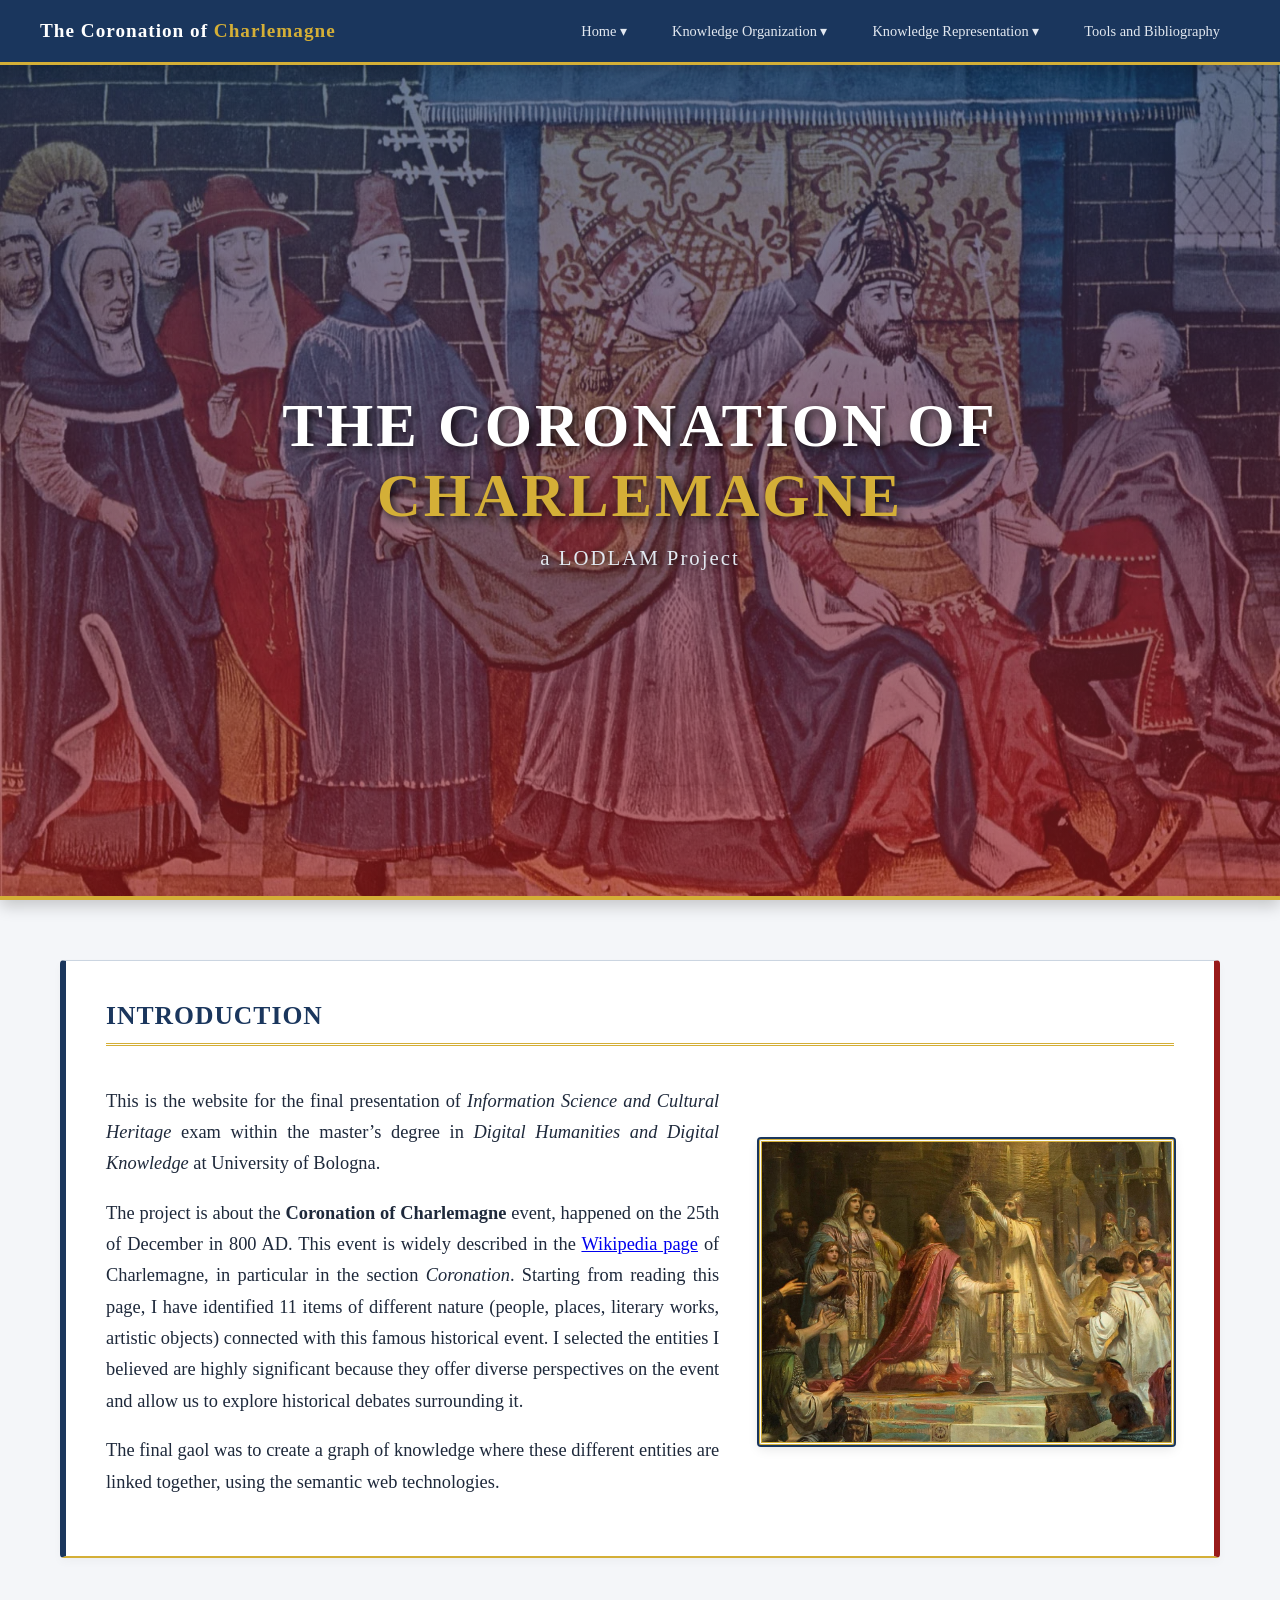
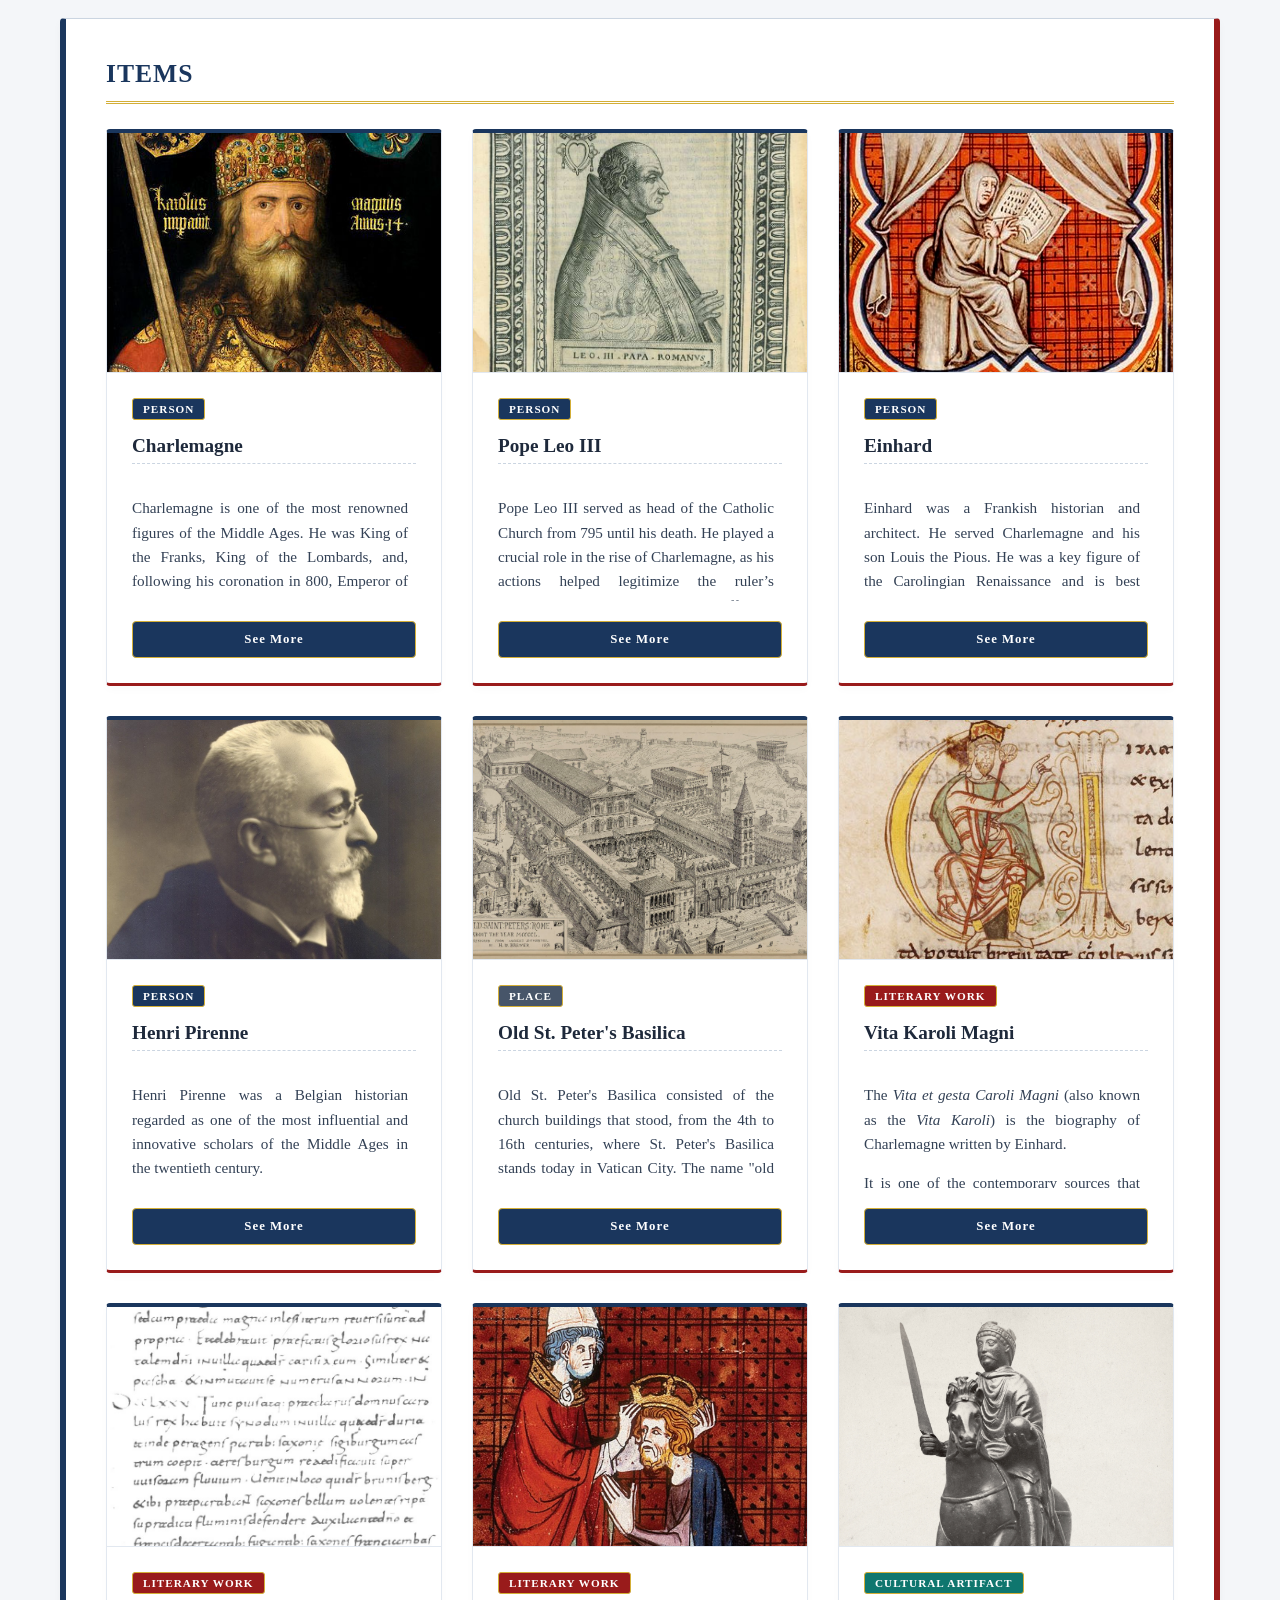
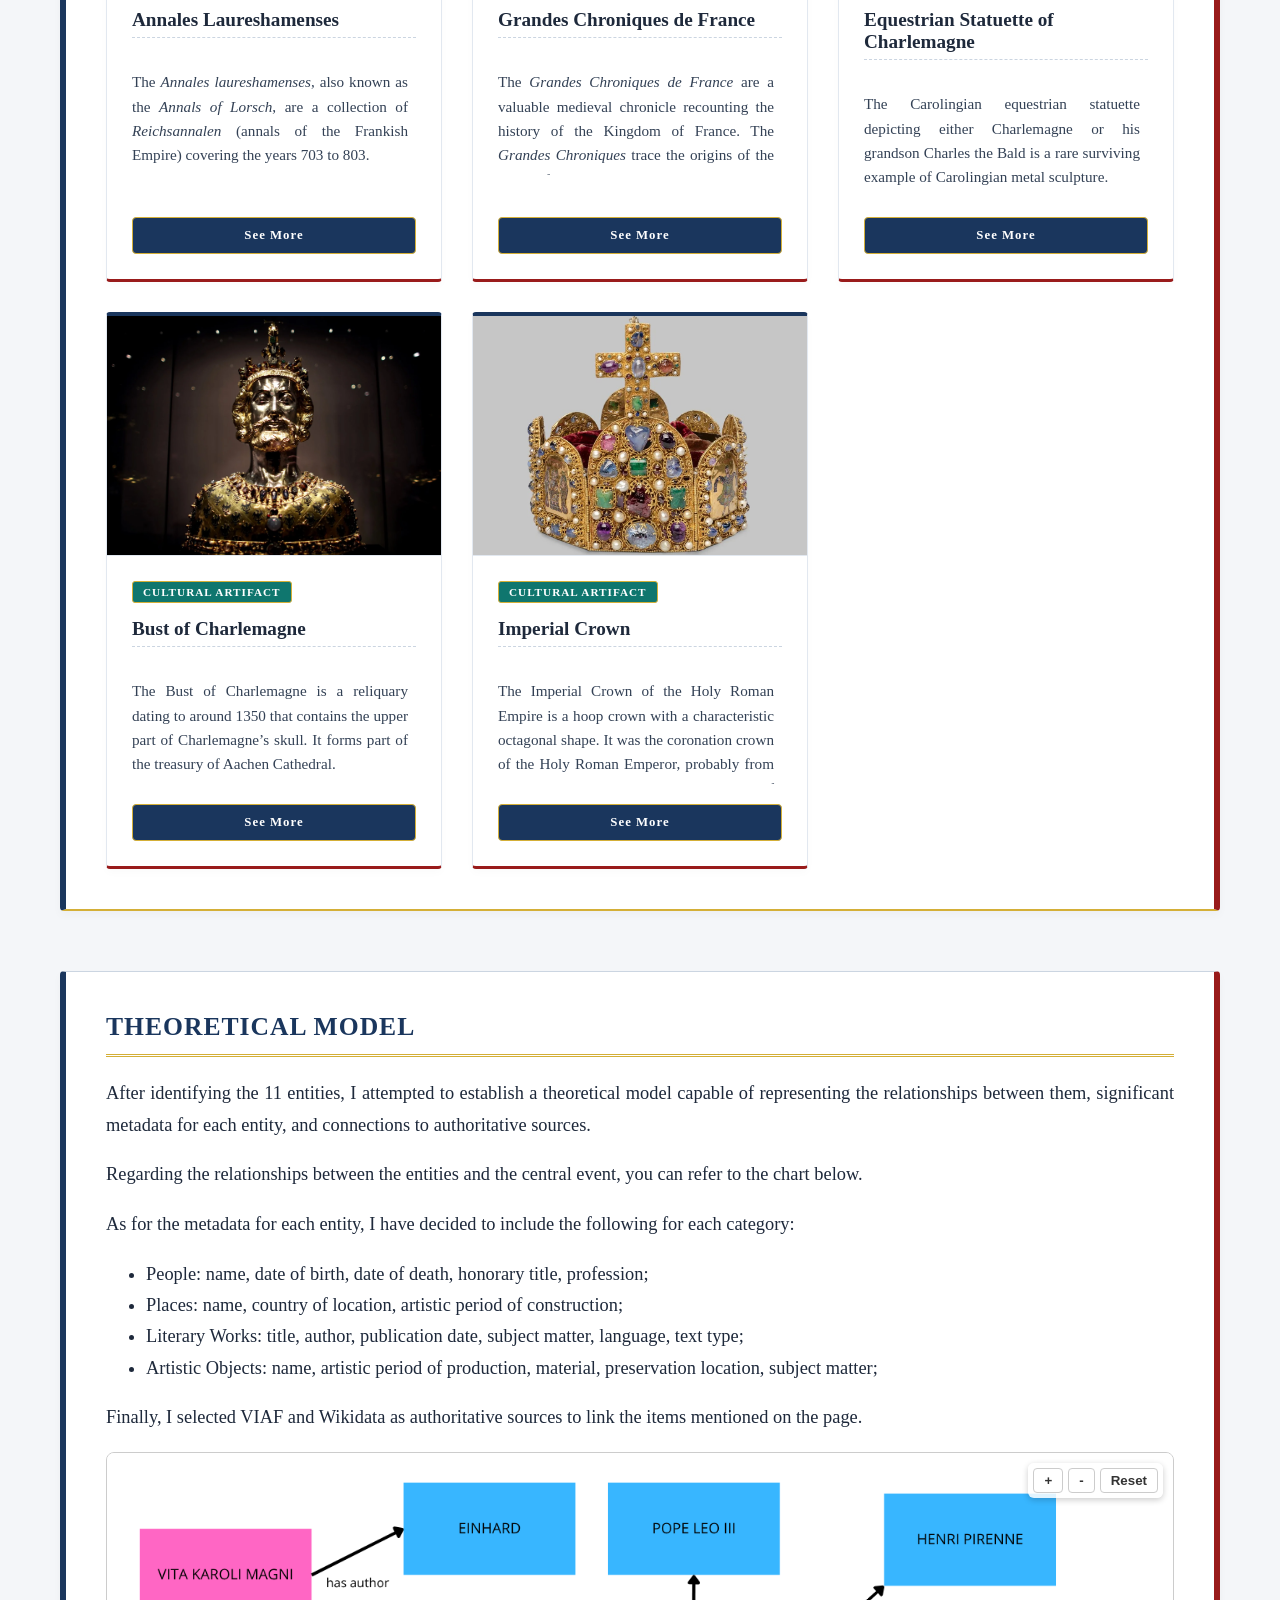
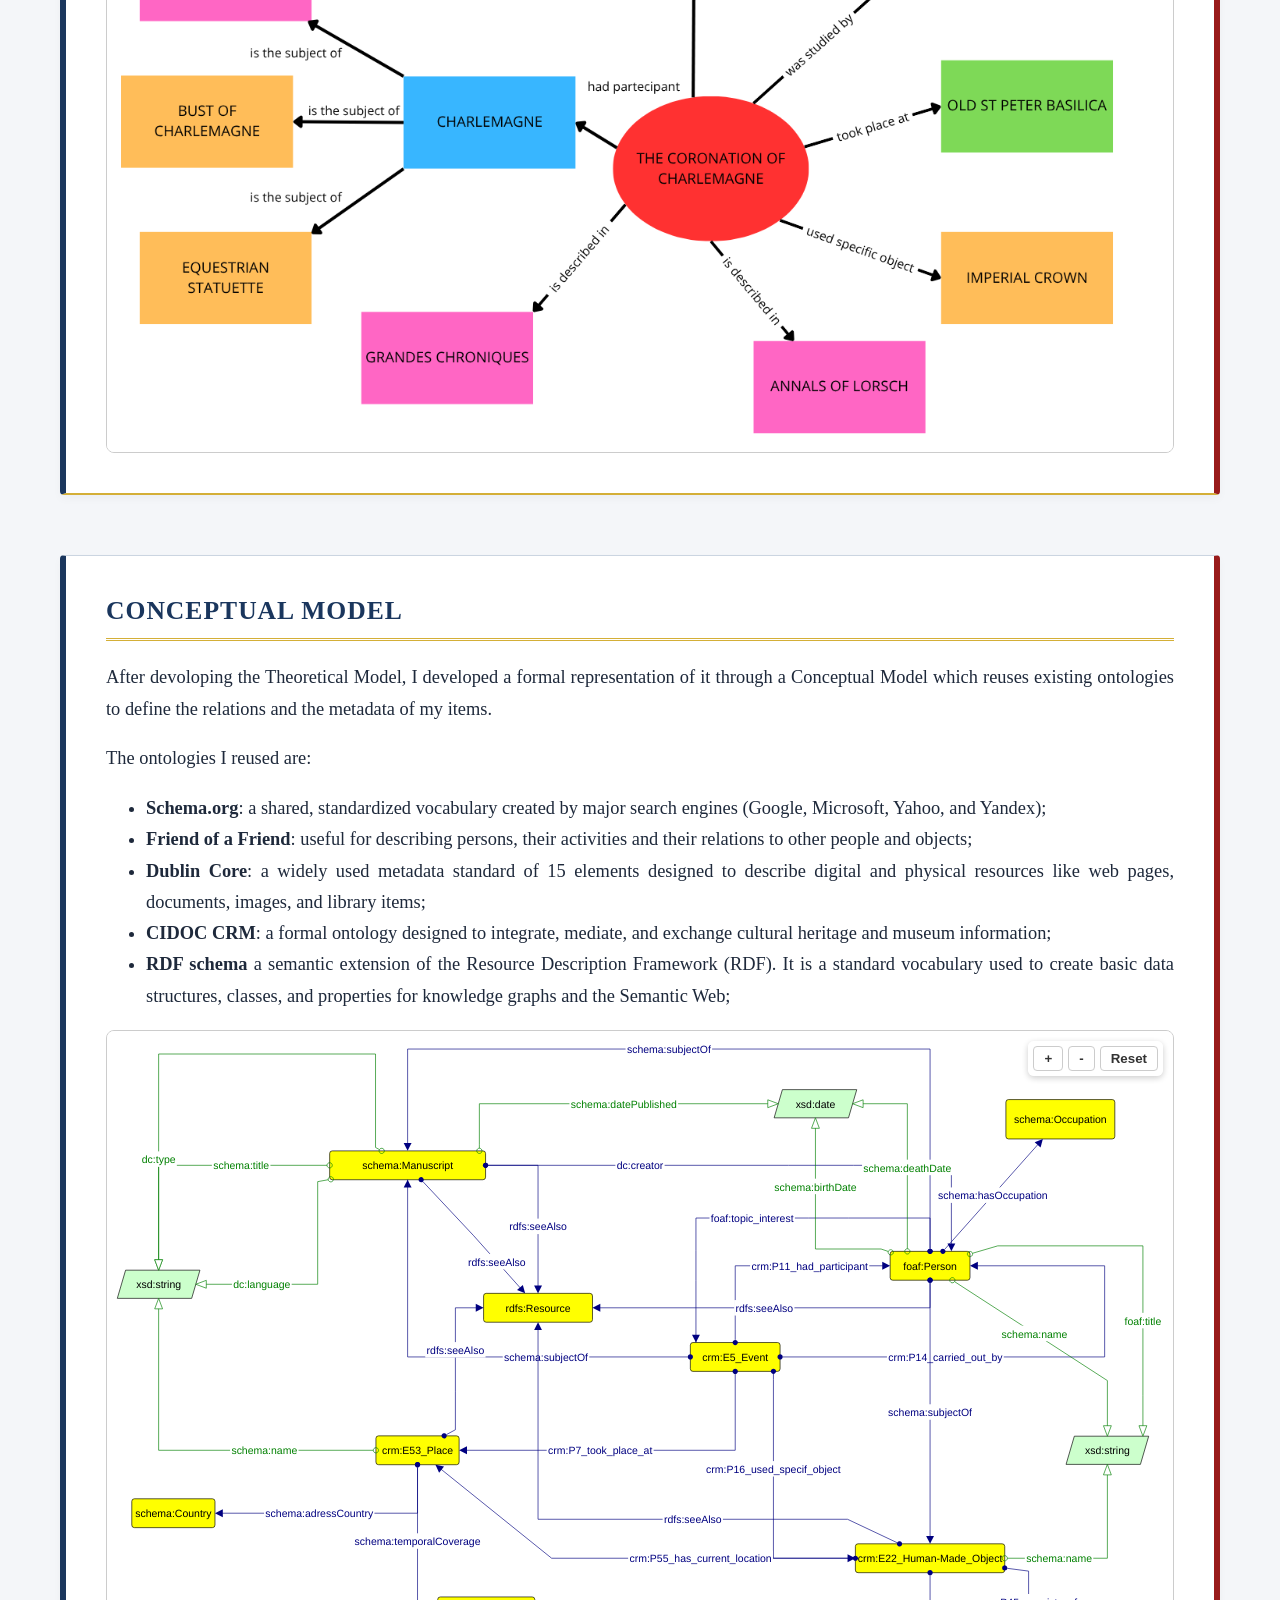
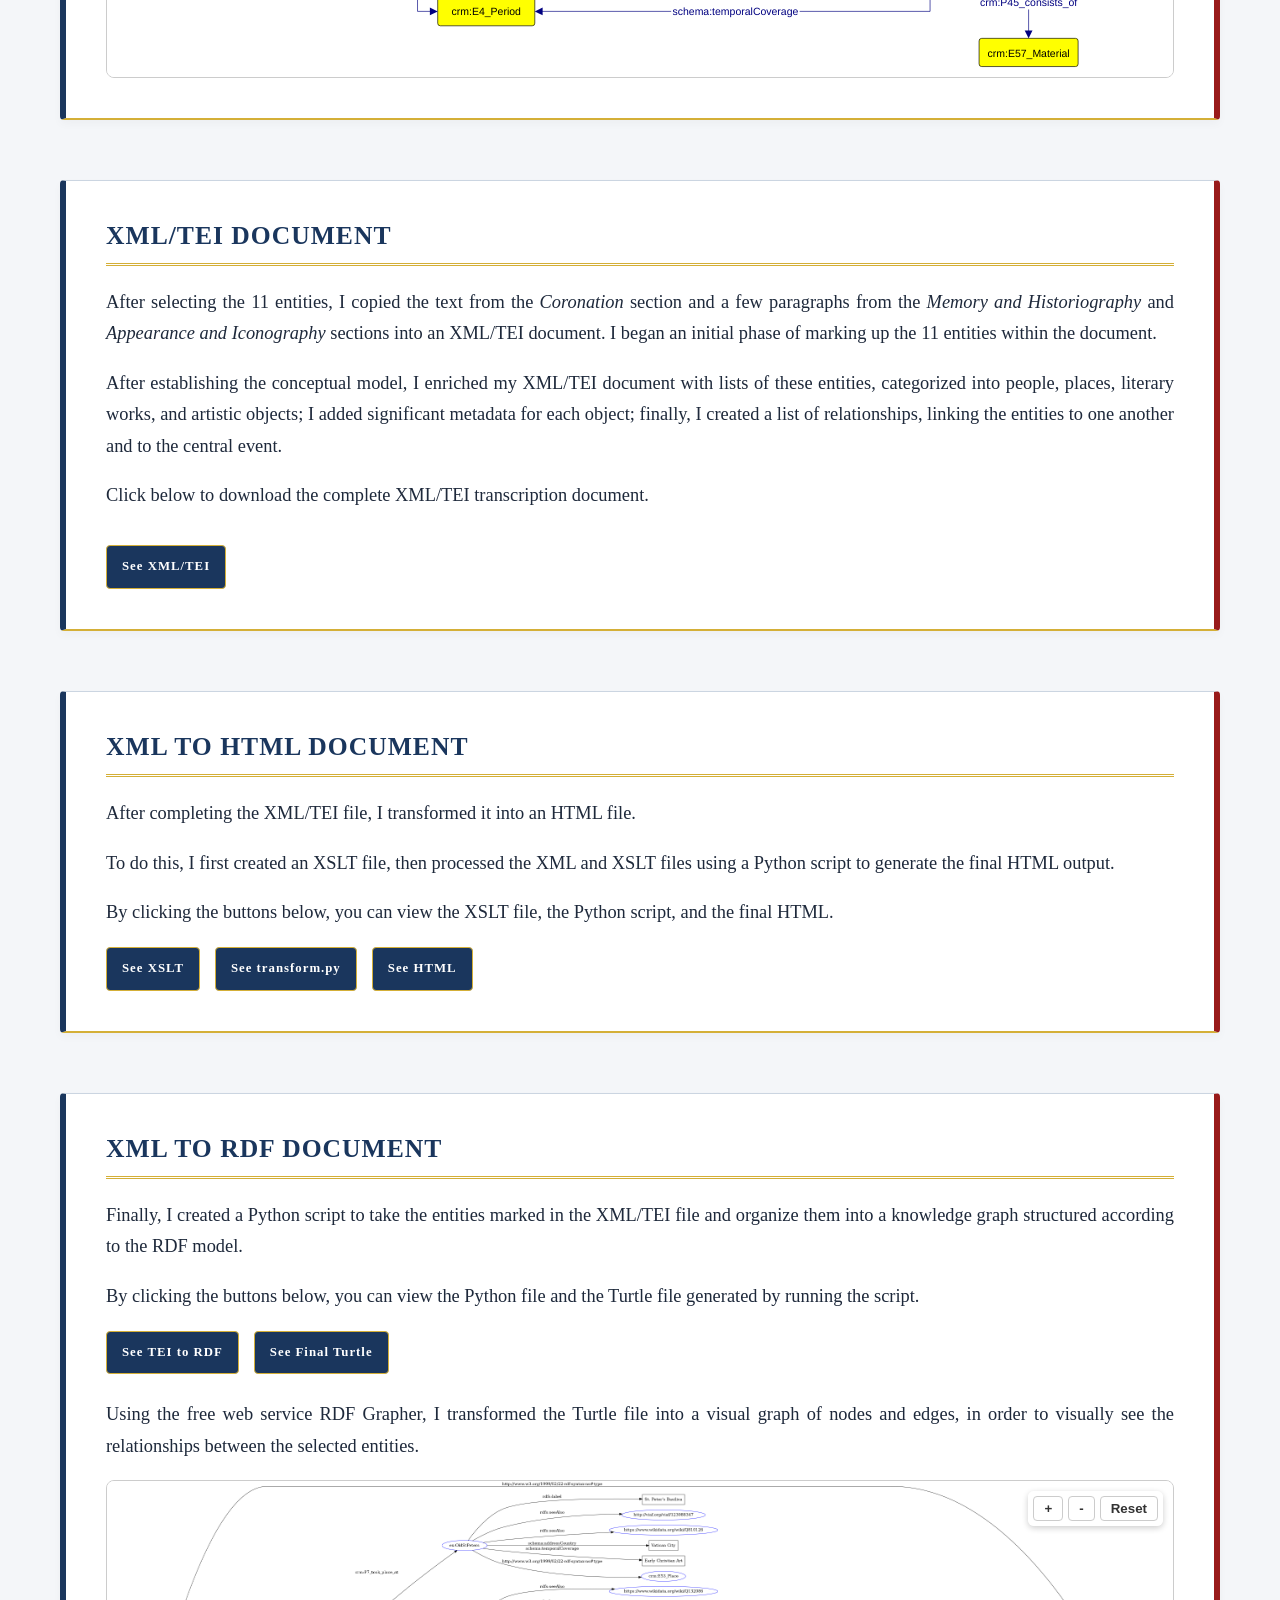
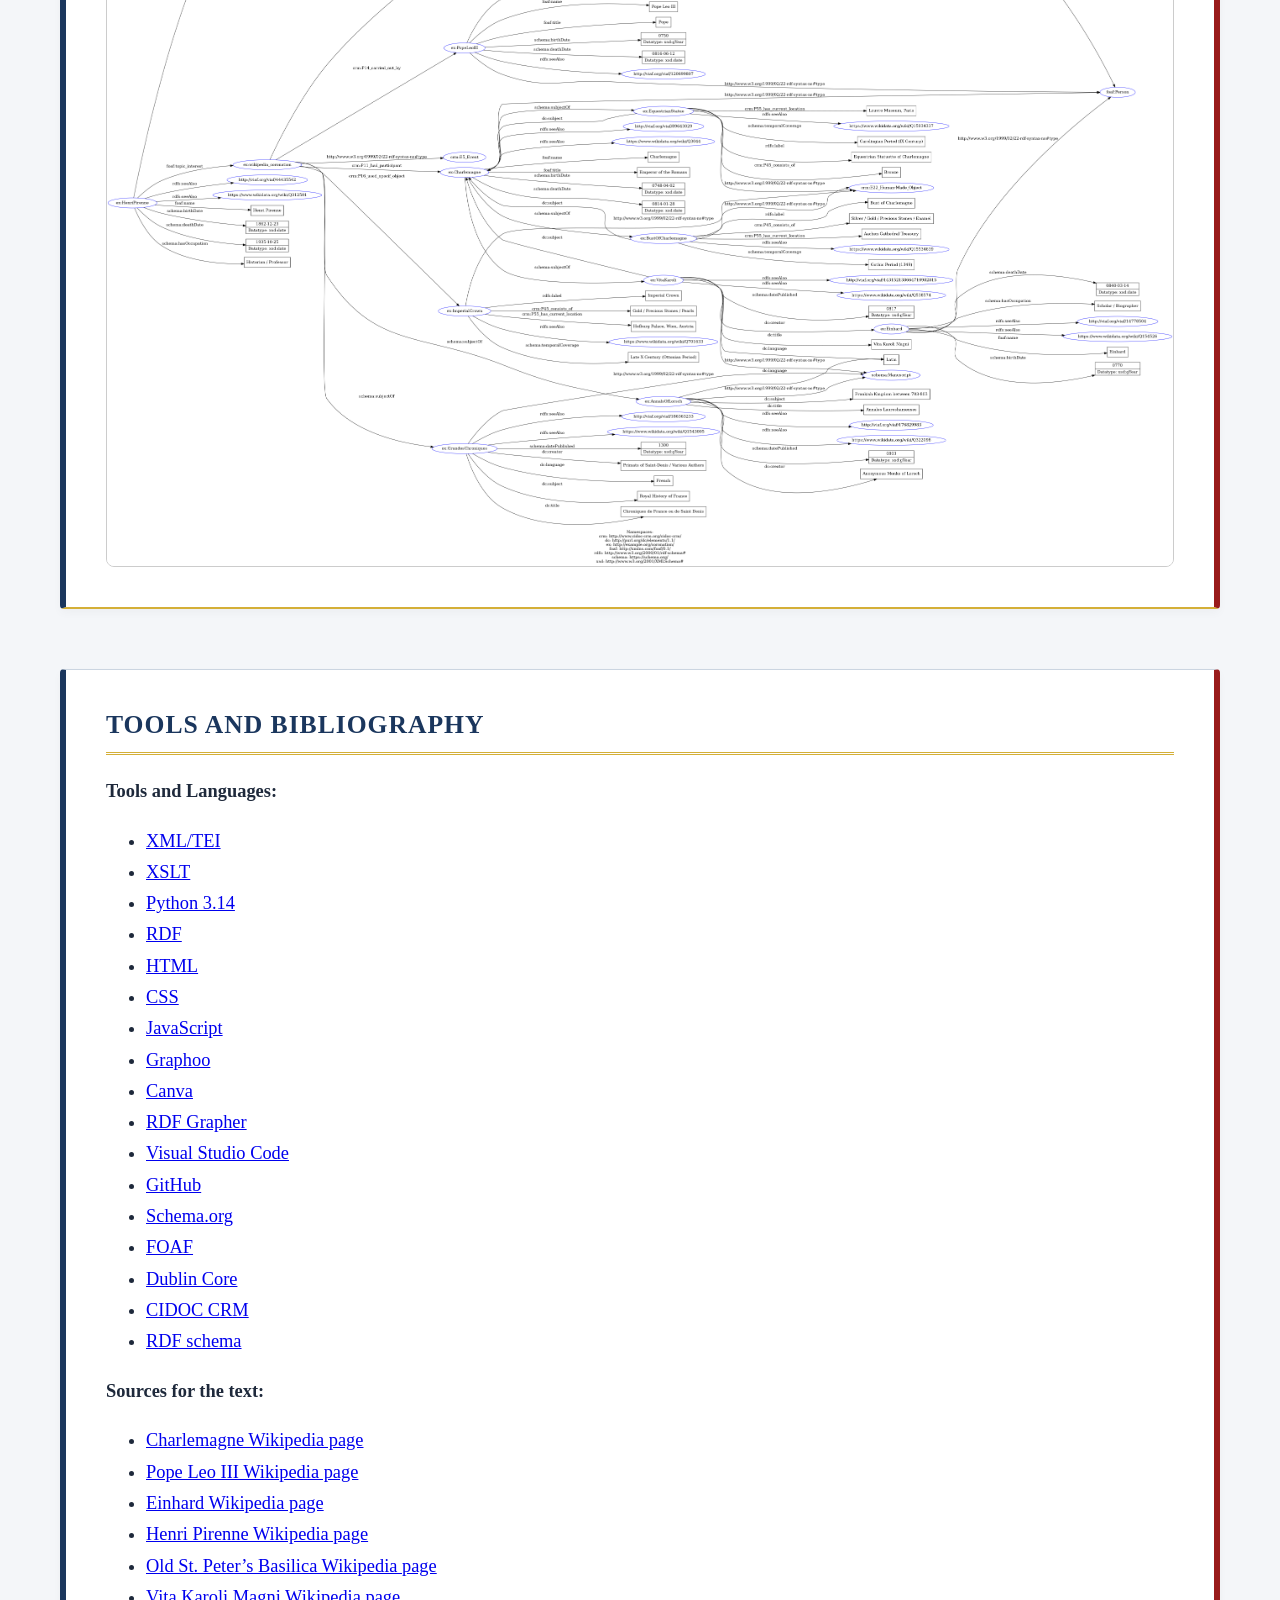
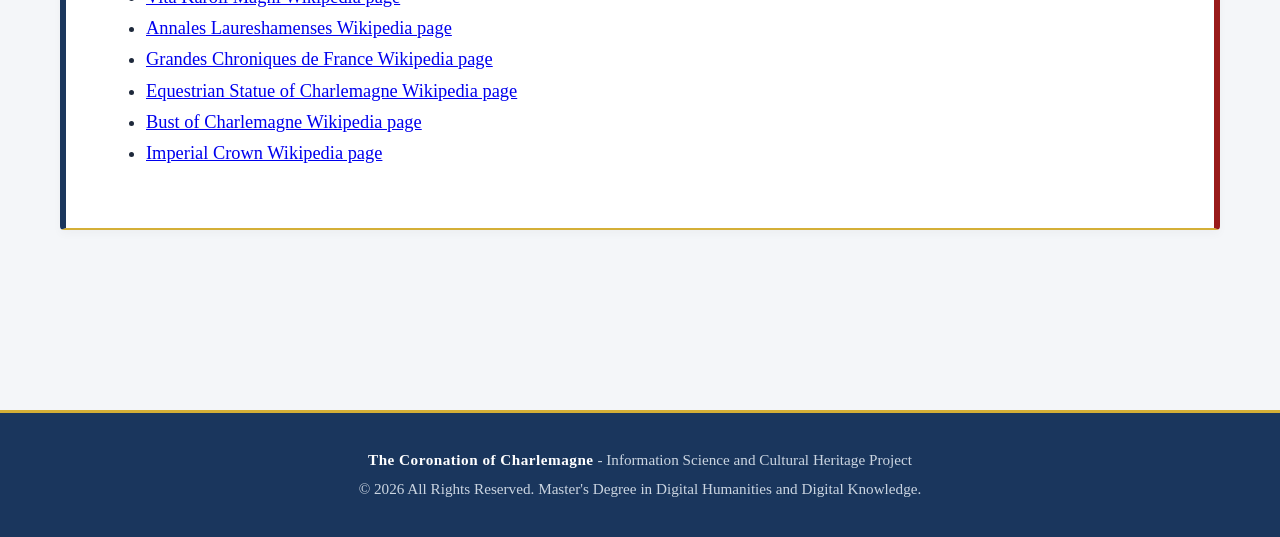
<file: index.html>
<html lang="en">
<head>
<meta http-equiv="Content-Type" content="text/html; charset=UTF-8">
<meta charset="UTF-8">
<meta name="viewport" content="width=device-width, initial-scale=1.0">
<title>The Coronation of Charlemagne</title>
<link rel="stylesheet" href="style.css">
</head>
<body>
  <nav class="navbar"><a href="#introduction" class="navbar-brand">The Coronation of <span>Charlemagne</span></a>
    <div class="navbar-menu">
      <div class="navbar-item-dropdown">
        <div class="dropdown-trigger">Home ▾</div>
      <div class="dropdown-menu">
        <a href="#introduction">Introduction</a>
        <a href="#items">Items</a>
      </div>
      </div>
      <div class="navbar-item-dropdown">
        <div class="dropdown-trigger">Knowledge Organization ▾</div>
      <div class="dropdown-menu">
        <a href="#theoretical-model">Theoretical Model</a>
        <a href="#conceptual-model">Conceptual Model</a>
      </div>
      </div>
      <div class="navbar-item-dropdown">
        <div class="dropdown-trigger">Knowledge Representation ▾</div>
      <div class="dropdown-menu">
        <a href="#xml-tei-document">XML/TEI Document</a>
        <a href="#xml-to-html-document">XML to HTML Document</a>
        <a href="#xml-to-rdf-document">XML to RDF Document</a>
      </div>
      </div>
      <div class="navbar-item-dropdown"><a href="#about" class="dropdown-trigger" style="text-decoration:none;">Tools and Bibliography</a></div>
      </div>
    </nav>
    <div class="hero-cover">
       <h1>The Coronation of <span>Charlemagne</span></h1>
       <p>a LODLAM Project</p>
    </div>
    <div class="container">
    <section id="introduction">
        <h2>Introduction</h2>
        <div class="home-grid">
        <div class="home-text">
          <p>This is the website for the final presentation of <i>Information Science and Cultural Heritage</i> exam within the master’s degree in <i>Digital Humanities and Digital Knowledge</i> at University of Bologna.</p>
          <p>The project is about the <strong>Coronation of Charlemagne</strong> event, happened on the 25th of December in 800 AD. This event is widely described in the <a href="https://en.wikipedia.org/wiki/Charlemagne">Wikipedia page</a> of Charlemagne, in particular in the section <i>Coronation</i>. Starting from reading this page, I have identified 11 items of different nature (people, places, literary works, artistic objects) connected with this famous historical event. I selected the entities I believed are highly significant because they offer diverse perspectives on the event and allow us to explore historical debates surrounding it.</p>
          <p>The final gaol was to create a graph of knowledge where these different entities are linked together, using the semantic web technologies.</p>
        </div>
        <div class="home-img-wrapper"><img src="imagesCharlemagneCoronation/potraitCoronation.jpg" alt="Coronation pf Charlemagne by Raffaello"></div>
        </div>
    </section>
    <section id="items">
        <h2>Items</h2>
        <div class="grid-container">
        <div class="card">
        <div class="card-image-box">
            <img src="imagesCharlemagneCoronation/portraitCharlemagne.jpg" alt="Charlemagne">
        </div>
        <div class="card-body">
            <span class="badge badge-person">Person</span>
            <h3>Charlemagne</h3>
            <div class="description">
               <p>Charlemagne is one of the most renowned figures of the Middle Ages. He was King of the Franks, King of the Lombards, and, following his coronation in 800, Emperor of the Holy Roman Empire.</p>
               <p>He is remembered both for his military campaigns, including his wars against the Saxons, the Lombards, and the Arabs, and for the cultural revival that flourished under his reign, known as the Carolingian Renaissance. This period saw the establishment of the Palace School, the development of the Carolingian minuscule script, and the revival of interest in classical texts.</p>
               <p>His fame endured long after his death, and he became a legendary figure in medieval tradition. One notable example is the Carolingian cycle of the Chansons de Geste, which features Charlemagne and his knights as its central heroes.</p>
            </div>
            <a href="https://en.wikipedia.org/wiki/Charlemagne" target="_blank" class="btn-see-more">See More</a>
            </div>
        </div>
        <div class="card">
        <div class="card-image-box">
            <img src="imagesCharlemagneCoronation/PopeLeo.jpg" alt="Pope Leo III">
        </div>
        <div class="card-body">
            <span class="badge badge-person">Person</span>
            <h3>Pope Leo III</h3>
            <div class="description">
                <p>Pope Leo III served as head of the Catholic Church from 795 until his death. He played a crucial role in the rise of Charlemagne, as his actions helped legitimize the ruler’s authority. For example, Leo III affirmed Charlemagne’s position as King of the Franks by presenting him with the keys to the Tomb of Saint Peter, which symbolized the king’s role as protector of the Christian faith.</p>
                <p>On Christmas Day in 800, Pope Leo III crowned Charlemagne Emperor of the Romans. This event gave rise to a long-standing debate over the relationship between the pope and the emperor. On the one hand, the act of coronation could be interpreted as demonstrating that only the pope possessed the authority to legitimize the ruler’s power. On the other hand, the coronation also implied that the emperor assumed a leading role in the internal affairs of the Church.</p>
            </div>
            <a href="https://en.wikipedia.org/wiki/Pope_Leo_III" target="_blank" class="btn-see-more">See More</a>
            </div>
        </div>
        <div class="card">
        <div class="card-image-box">
            <img src="imagesCharlemagneCoronation/imageEinhard.jpg" alt="Einhard">
        </div>
        <div class="card-body">
            <span class="badge badge-person">Person</span>
            <h3>Einhard</h3>
<div class="description">
    <p>Einhard was a Frankish historian and architect. He served Charlemagne and his son Louis the Pious. He was a key figure of the Carolingian Renaissance and is best remembered as Charlemagne's biographer, thanks to his work <i>Vita Karoli Magni</i>.</p>
</div>
<a href="https://en.wikipedia.org/wiki/Einhard" target="_blank" class="btn-see-more">See More</a>
</div>
</div>
<div class="card">
<div class="card-image-box"><img src="imagesCharlemagneCoronation/HenriPirennePhoto.jpeg" alt="Henri Pirenne"></div>
<div class="card-body">
<span class="badge badge-person">Person</span>
<h3>Henri Pirenne</h3>
<div class="description">
    <p>Henri Pirenne was a Belgian historian regarded as one of the most influential and innovative scholars of the Middle Ages in the twentieth century.</p>
    <p>He devoted much of his research to the figure of Charlemagne and, in his book <i>Mohammed and Charlemagne</i>, put forward what became known as the <strong>Pirenne Thesis</strong>.</p>
    <p>According to Pirenne, “without Islam, the Frankish Empire would perhaps never have existed, and without Muhammad, Charlemagne would be inconceivable.”</p>
    <p>With this thesis, Pirenne challenged the traditional view that the fall of the Roman Empire marked the beginning of the Middle Ages. Instead, he argued that the true break with the ancient world was the Arab expansion of the seventh century. This expansion caused Western Europe to sever its long-standing economic ties with the regions corresponding to southeastern Turkey, Syria, Palestine, North Africa, Spain, and Portugal. According to Pirenne, this rupture paved the way for Charlemagne’s rise in the eighth century and transformed Europe into a society with an economy based almost entirely on agriculture and subsistence, largely disconnected from long-distance trade.</p>
</div>
<a href="https://en.wikipedia.org/wiki/Henri_Pirenne" target="_blank" class="btn-see-more">See More</a>
</div>
</div>
<div class="card">
<div class="card-image-box"><img src="imagesCharlemagneCoronation/OldStPeterBasilicaImage.jpg" alt="St. Peter's Basilica"></div>
<div class="card-body">
<span class="badge badge-place">Place</span>
<h3>Old St. Peter's Basilica</h3>
<div class="description">
    <p>Old St. Peter's Basilica consisted of the church buildings that stood, from the 4th to 16th centuries, where St. Peter's Basilica stands today in Vatican City. The name "old St. Peter's Basilica" has been used since the construction of the current basilica to distinguish the two buildings.</p>
    <p>Papal coronations were held at the basilica, and in 800, Charlemagne was crowned emperor of the Carolingian Empire there. </p>
</div>
<a href="https://en.wikipedia.org/wiki/Old_St._Peter%27s_Basilica" target="_blank" class="btn-see-more">See More</a>
</div>
</div>
<div class="card">
<div class="card-image-box"><img src="imagesCharlemagneCoronation/VitaKaroliMagniManuscript.jpg" alt="Vita Karoli Magni"></div>
<div class="card-body">
<span class="badge badge-work">Literary Work</span><h3>Vita Karoli Magni</h3>
<div class="description">
    <p>The <i>Vita et gesta Caroli Magni</i> (also known as the <i>Vita Karoli</i>) is the biography of Charlemagne written by Einhard.</p>
    <p>It is one of the contemporary sources that records the event of Charlemagne’s coronation. Historians have closely studied and interpreted this work because its account differs in several respects from those found in other contemporary sources.</p>
    <p>For example, Einhard writes that Charlemagne would not have entered the church if he knew about the pope's plan; however, many modern historians have regarded this testimony as unreliable, considering it a literary device intended to emphasize Charlemagne’s humility.</p>
</div>
<a href="https://en.wikipedia.org/wiki/Vita_Karoli_Magni" target="_blank" class="btn-see-more">See More</a>
</div>
</div>
<div class="card">
<div class="card-image-box"><img src="imagesCharlemagneCoronation/AnnalesLaureshamensesManuscript.jpg" alt="Annales Laureshamenses"></div>
<div class="card-body">
<span class="badge badge-work">Literary Work</span>
<h3>Annales Laureshamenses</h3>
<div class="description">
    <p>The <i>Annales laureshamenses</i>, also known as the <i>Annals of Lorsch</i>, are a collection of <i>Reichsannalen</i> (annals of the Frankish Empire) covering the years 703 to 803.</p>
    <p>They provide another contemporary source for the coronation of Charlemagne, offering an additional interpretation of the event. According to the <i>Annals of Lorsch</i>, the presence of a female ruler (Irene of Athens) on the throne of Constantinople was regarded as creating a vacancy in the imperial office. This was used to justify Pope Leo III’s coronation of Charlemagne as emperor.</p>
</div>
<a href="https://en.wikipedia.org/wiki/Annales_laureshamenses" target="_blank" class="btn-see-more">See More</a>
</div>
</div>
<div class="card">
<div class="card-image-box"><img src="imagesCharlemagneCoronation/GrandCroniqueMiniature.jpg" alt="Chroniques de France ou de Saint Denis"></div>
<div class="card-body">
<span class="badge badge-work">Literary Work</span>
<h3>Grandes Chroniques de France</h3>
<div class="description">
    <p>The <i>Grandes Chroniques de France</i> are a valuable medieval chronicle recounting the history of the Kingdom of France. The <i>Grandes Chroniques</i> trace the origins of the Franks from their legendary Trojan ancestor to Clovis, then cover the Merovingian period and the Carolingian and Capetian dynasties up to the year 1461.</p>
    <p>Many manuscripts of this work are richly illustrated with high-quality miniatures. One of the most notable depicts the coronation of Charlemagne</p>
</div>
<a href="https://en.wikipedia.org/wiki/Grandes_Chroniques_de_France" target="_blank" class="btn-see-more">See More</a>
</div>
</div>
<div class="card">
<div class="card-image-box"><img src="imagesCharlemagneCoronation/EquestrianStatue.jpg" alt="Equestrian Statuette of Charlemagne"></div>
<div class="card-body">
<span class="badge badge-object">Cultural Artifact</span><h3>Equestrian Statuette of Charlemagne</h3>
<div class="description">
    <p>The Carolingian equestrian statuette depicting either Charlemagne or his grandson Charles the Bald is a rare surviving example of Carolingian metal sculpture.</p>
    <p>This statuette is particularly significant because it illustrates a change in the iconography of kingship that took place with the transition from the Merovingian to the Carolingian dynasty, to which Charlemagne belonged.
    The Merovingians were known as the <i>reges criniti</i> (“long-haired kings”) and believed that their long hair was a symbol of royal authority and masculine strength. The historian Paul Dutton notes that this emblem of kingship, 
    represented by the long hair in Merovingian portraits, was replaced in depictions of Charlemagne and other Carolingian rulers by the crown, which became the new visual symbol of royal authority.</p>
</div>
<a href="https://en.wikipedia.org/wiki/Equestrian_statuette_of_Charlemagne" target="_blank" class="btn-see-more">See More</a>
</div>
</div>
<div class="card">
<div class="card-image-box"><img src="imagesCharlemagneCoronation/BustofCharlemagne2.jpg" alt="Bust of Charlemagne"></div>
<div class="card-body">
<span class="badge badge-object">Cultural Artifact</span><h3>Bust of Charlemagne</h3>
<div class="description">
    <p>The Bust of Charlemagne is a reliquary dating to around 1350 that contains the upper part of Charlemagne’s skull. It forms part of the treasury of Aachen Cathedral.</p>
    <p>Like the equestrian statuette, this bust provides evidence of the transformation in the iconography of kingship that accompanied the transition from the Merovingian to the Carolingian dynasty.</p>
</div>
<a href="https://en.wikipedia.org/wiki/Bust_of_Charlemagne" target="_blank" class="btn-see-more">See More</a>
</div>
</div>
<div class="card">
<div class="card-image-box"><img src="imagesCharlemagneCoronation/ImperialCrown.jpg" alt="Imperial Crown"></div>
<div class="card-body">
<span class="badge badge-object">Cultural Artifact</span><h3>Imperial Crown</h3>
<div class="description">
    <p>The Imperial Crown of the Holy Roman Empire is a hoop crown with a characteristic octagonal shape. It was the coronation crown of the Holy Roman Emperor, probably from the late 10th century until the dissolution of the Holy Roman Empire in 1806. It is now kept in the Imperial Treasury at the Hofburg in Vienna, Austria.</p>
    <p>Although this is not the actual crown used for Charlemagne's coronation, it remains the extant object that best represents the original, as both embody the symbol of the Holy Roman Emperor's power.</p>
</div>
<a href="https://en.wikipedia.org/wiki/Imperial_Crown_of_the_Holy_Roman_Empire" target="_blank" class="btn-see-more">See More</a>
</div>
</div>
</div></section>
<section id="theoretical-model">
    <h2>Theoretical Model</h2>
        <div class="home-text">
            <p>After identifying the 11 entities, I attempted to establish a theoretical model capable of representing the relationships between them, significant metadata for each entity, and connections to authoritative sources.</p>
            <p>Regarding the relationships between the entities and the central event, you can refer to the chart below.</p>
            <p>
                As for the metadata for each entity, I have decided to include the following for each category:
                <ul>
                    <li>People: name, date of birth, date of death, honorary title, profession;</li>
                    <li>Places: name, country of location, artistic period of construction;</li>
                    <li>Literary Works: title, author, publication date, subject matter, language, text type;</li>
                    <li>Artistic Objects: name, artistic period of production, material, preservation location, subject matter;</li>
                </ul>
            </p>
            <p>Finally, I selected VIAF and Wikidata as authoritative sources to link the items mentioned on the page.</p>
        </div>
        <div class="zoom-frame">
            <div class="zoom-controls">
        <button type="button" class="zoom-btn" data-target="canva-img" data-action="in">+</button>
        <button type="button" class="zoom-btn" data-target="canva-img" data-action="out">-</button>
        <button type="button" class="zoom-btn" data-target="canva-img" data-action="reset">Reset</button>
    </div>
        <img id="canva-img" src="imagesCharlemagneCoronation/THE CORONATION OF CHARLEMAGNE (2).png" alt="Canva Theoretical Model">
    </div>
</section>
<section id="conceptual-model">
    <h2>Conceptual Model</h2>
    <div class="home-text">
        <p>After devoloping the Theoretical Model, I developed a formal representation of it through a Conceptual Model which reuses existing ontologies to define the relations and the metadata of my items.</p>
        <p>The ontologies I reused are:</p>
        <ul>
            <li><strong>Schema.org</strong>: a shared, standardized vocabulary created by major search engines (Google, Microsoft, Yahoo, and Yandex); </li>
            <li><strong>Friend of a Friend</strong>: useful for describing persons, their activities and their relations to other people and objects;</li>
            <li><strong>Dublin Core</strong>: a widely used metadata standard of 15 elements designed to describe digital and physical resources like web pages, documents, images, and library items;</li>
            <li><strong>CIDOC CRM</strong>: a formal ontology designed to integrate, mediate, and exchange cultural heritage and museum information;</li>
            <li><strong>RDF schema</strong> a semantic extension of the Resource Description Framework (RDF). It is a standard vocabulary used to create basic data structures, classes, and properties for knowledge graphs and the Semantic Web;</li>
        </ul>
    </div>
    <div class="zoom-frame">
        <div class="zoom-controls">
        <button type="button" class="zoom-btn" data-target="diagram-img" data-action="in">+</button>
        <button type="button" class="zoom-btn" data-target="diagram-img" data-action="out">-</button>
        <button type="button" class="zoom-btn" data-target="diagram-img" data-action="reset">Reset</button>
    </div>
        <img id="diagram-img" src="ConceptualModel_CharlemagneCoronation.svg" alt="Diagram yEd">
    </div>
</section>
<section id="xml-tei-document">
    <h2>XML/TEI Document</h2>
    <div class="home-text">
        <p>After selecting the 11 entities, I copied the text from the <i>Coronation</i> section and a few paragraphs from the <i>Memory and Historiography</i> and <i>Appearance and Iconography</i> sections into an XML/TEI document. I began an initial phase of marking up the 11 entities within the document.</p>
        <p>After establishing the conceptual model, I enriched my XML/TEI document with lists of these entities, categorized into people, places, literary works, and artistic objects; I added significant metadata for each object; finally, I created a list of relationships, linking the entities to one another and to the central event.</p>
        <p>Click below to download the complete XML/TEI transcription document.</p>
        
        <!-- Download Button -->
        <a href="tei_document.xml" download="Charlemagne_Coronation_TEI.xml" class="btn-see-more" style="display: inline-block; margin-top: 15px;">
            See XML/TEI
        </a>
    </div>
</section>
<section id="xml-to-html-document">
    <h2>XML to HTML Document</h2>
    <div class="home-text">
        <p>After completing the XML/TEI file, I transformed it into an HTML file.</p>
        <p>To do this, I first created an XSLT file, then processed the XML and XSLT files using a Python script to generate the final HTML output.</p>
        <p>By clicking the buttons below, you can view the XSLT file, the Python script, and the final HTML.</p>
        
        <div class="button-group" style="display: flex; gap: 15px; flex-wrap: wrap; margin-top: 15px;">
            <!-- 1. Download XSLT file -->
            <a href="transform.xslt" download="transform.xslt" class="btn-see-more">
                See XSLT
            </a>

            <!-- 2. See Python script -->
            <a href="transform.py" target="_blank" class="btn-see-more"> 
                See transform.py
            </a>

            <!-- 3. see HTML file -->
            <a href="TheCoronation.html" target="_blank" class="btn-see-more">
                See HTML
            </a>
        </div>
    </div>
</section>
<section id="xml-to-rdf-document">
    <h2>XML to RDF Document</h2>
        <div class="home-text">
            <p>Finally, I created a Python script to take the entities marked in the XML/TEI file and organize them into a knowledge graph structured according to the RDF model.</p>
            <p>By clicking the buttons below, you can view the Python file and the Turtle file generated by running the script.</p>
        
        <div class="button-group" style="display: flex; gap: 15px; flex-wrap: wrap; margin-top: 15px; margin-bottom: 25px;">
            <!-- 1. Python Script -->
            <a href="tei_to_rdf.py" target="_blank" class="btn-see-more">
                See TEI to RDF
            </a>

            <!-- 2. Turtle File (.ttl) -->
            <a href="coronation_graph.ttl" target="_blank" class="btn-see-more">
                See Final Turtle
            </a>
        </div>

        <!-- Adaptable frame with the RDF graph image -->
         <div class="home-text">
            <p>Using the free web service RDF Grapher, I transformed the Turtle file into a visual graph of nodes and edges, in order to visually see the relationships between the selected entities.</p>
         </div>
        <div class="zoom-frame">
            <div class="zoom-controls">
        <button type="button" class="zoom-btn" data-target="rdf-diagram-img" data-action="in">+</button>
        <button type="button" class="zoom-btn" data-target="rdf-diagram-img" data-action="out">-</button>
        <button type="button" class="zoom-btn" data-target="rdf-diagram-img" data-action="reset">Reset</button>
    </div>
            <img id="rdf-diagram-img" src="imagesCharlemagneCoronation/rdf-grapher.png" alt="RDF Knowledge Graph Diagram">
        </div>
    </div>
</section>
<section id="about">
    <h2>Tools and Bibliography</h2>
        <div class="home-text">
        <p><strong>Tools and Languages:</strong></p>
<ul>
  <li><a href="https://tei-c.org/">XML/TEI</a></li>
  <li><a href="https://www.w3.org/TR/xslt20/">XSLT</a></li>
  <li><a href="https://docs.python.org/3.14/">Python 3.14</a></li>
  <li><a href="https://www.w3.org/RDF/">RDF</a></li>
  <li><a href="https://www.w3.org/html/">HTML</a></li>
  <li><a href="https://www.w3.org/TR/css-2026/">CSS</a></li>
  <li><a href="https://developer.mozilla.org/en-US/docs/Web/JavaScript">JavaScript</a></li>
  <li><a href="https://essepuntato.it/graffoo/">Graphoo</a></li>
  <li><a href="https://www.canva.com/">Canva</a></li>
  <li><a href="https://www.ldf.fi/service/rdf-grapher">RDF Grapher</a></li>
  <li><a href="https://code.visualstudio.com/">Visual Studio Code</a></li>
  <li><a href="https://github.com/SusannaV14/The-Coronation-of-Charlemagne-a-LODLAM-Project">GitHub</a></li>
  <li><a href="https://schema.org/">Schema.org</a></li>
  <li><a href="https://xmlns.com/foaf/spec/">FOAF</a></li>
  <li><a href="https://www.dublincore.org/">Dublin Core</a></li>
  <li><a href="https://cidoc-crm.org/">CIDOC CRM</a></li>
  <li><a href="https://www.w3.org/TR/rdf-schema/">RDF schema</a></li>

</ul>
<p><strong>Sources for the text:</strong></p>
<ul>
  <li><a href="https://en.wikipedia.org/wiki/Charlemagne">Charlemagne Wikipedia page</a></li>
  <li><a href="https://en.wikipedia.org/wiki/Pope_Leo_III">Pope Leo III Wikipedia page</a></li>
  <li><a href="https://en.wikipedia.org/wiki/Einhard">Einhard Wikipedia page</a></li>
  <li><a href="https://en.wikipedia.org/wiki/Henri_Pirenne">Henri Pirenne Wikipedia page</a></li>
  <li><a href="https://en.wikipedia.org/wiki/Old_St._Peter%27s_Basilica">Old St. Peter’s Basilica Wikipedia page</a></li>
  <li><a href="https://en.wikipedia.org/wiki/Vita_Karoli_Magni">Vita Karoli Magni Wikipedia page</a></li>
  <li><a href="https://en.wikipedia.org/wiki/Annales_laureshamenses">Annales Laureshamenses Wikipedia page</a></li>
  <li><a href="https://en.wikipedia.org/wiki/Grandes_Chroniques_de_France">Grandes Chroniques de France Wikipedia page</a></li>
  <li><a href="https://en.wikipedia.org/wiki/Equestrian_statuette_of_Charlemagne">Equestrian Statue of Charlemagne Wikipedia page</a></li>
  <li><a href="https://en.wikipedia.org/wiki/Bust_of_Charlemagne">Bust of Charlemagne Wikipedia page</a></li>
  <li><a href="https://en.wikipedia.org/wiki/Imperial_Crown_of_the_Holy_Roman_Empire">Imperial Crown Wikipedia page</a></li>
</ul>
  </div>
</section>
</div>

<!-- FOOTER -->
    <footer>
        <div class="footer-container text-center">
            <p><strong>The Coronation of Charlemagne</strong> - Information Science and Cultural Heritage Project</p>
            <p>
                &#169; 2026 All Rights Reserved. Master's Degree in Digital Humanities and Digital Knowledge.
            </p>
        </div>
    </footer>
<script>
document.addEventListener("DOMContentLoaded", function () {
    const frames = document.querySelectorAll(".zoom-frame");

    frames.forEach(frame => {
        const img = frame.querySelector("img");
        if (!img) return;

        let scale = 1;
        let pointX = 0;
        let pointY = 0;
        let startX = 0;
        let startY = 0;
        let isDragging = false;

        function updateTransform() {
            img.style.transform = `translate(${pointX}px, ${pointY}px) scale(${scale})`;
        }

        // Zoom with mouse wheel (only inside the frame)
        frame.addEventListener("wheel", function (e) {
            e.preventDefault();
            const delta = e.deltaY < 0 ? 1.15 : 0.85;
            const newScale = scale * delta;

            if (newScale >= 1 && newScale <= 5) {
                scale = newScale;
                updateTransform();
            } else if (newScale < 1) {
                // Reset position if returning to the base size
                scale = 1;
                pointX = 0;
                pointY = 0;
                updateTransform();
            }
        }, { passive: false });

        // Image dragging (Pan)
        frame.addEventListener("mousedown", function (e) {
            if (scale <= 1) return; // Drag only when zoomed in
            e.preventDefault();
            isDragging = true;
            startX = e.clientX - pointX;
            startY = e.clientY - pointY;
        });

        window.addEventListener("mousemove", function (e) {
            if (!isDragging) return;
            pointX = e.clientX - startX;
            pointY = e.clientY - startY;
            updateTransform();
        });

        window.addEventListener("mouseup", function () {
            isDragging = false;
        });

        // Button controls (+, -, Reset)
        const buttons = frame.querySelectorAll(".zoom-btn");
        buttons.forEach(btn => {
            btn.addEventListener("click", function () {
                const action = this.getAttribute("data-action");

                if (action === "in") {
                    if (scale < 5) scale = parseFloat((scale * 1.25).toFixed(2));
                } else if (action === "out") {
                    if (scale > 1) scale = parseFloat((scale / 1.25).toFixed(2));
                    if (scale <= 1) {
                        scale = 1;
                        pointX = 0;
                        pointY = 0;
                    }
                } else if (action === "reset") {
                    scale = 1;
                    pointX = 0;
                    pointY = 0;
                }
                updateTransform();
            });
        });
    });
});
</script>
</body>
</html>
</file>
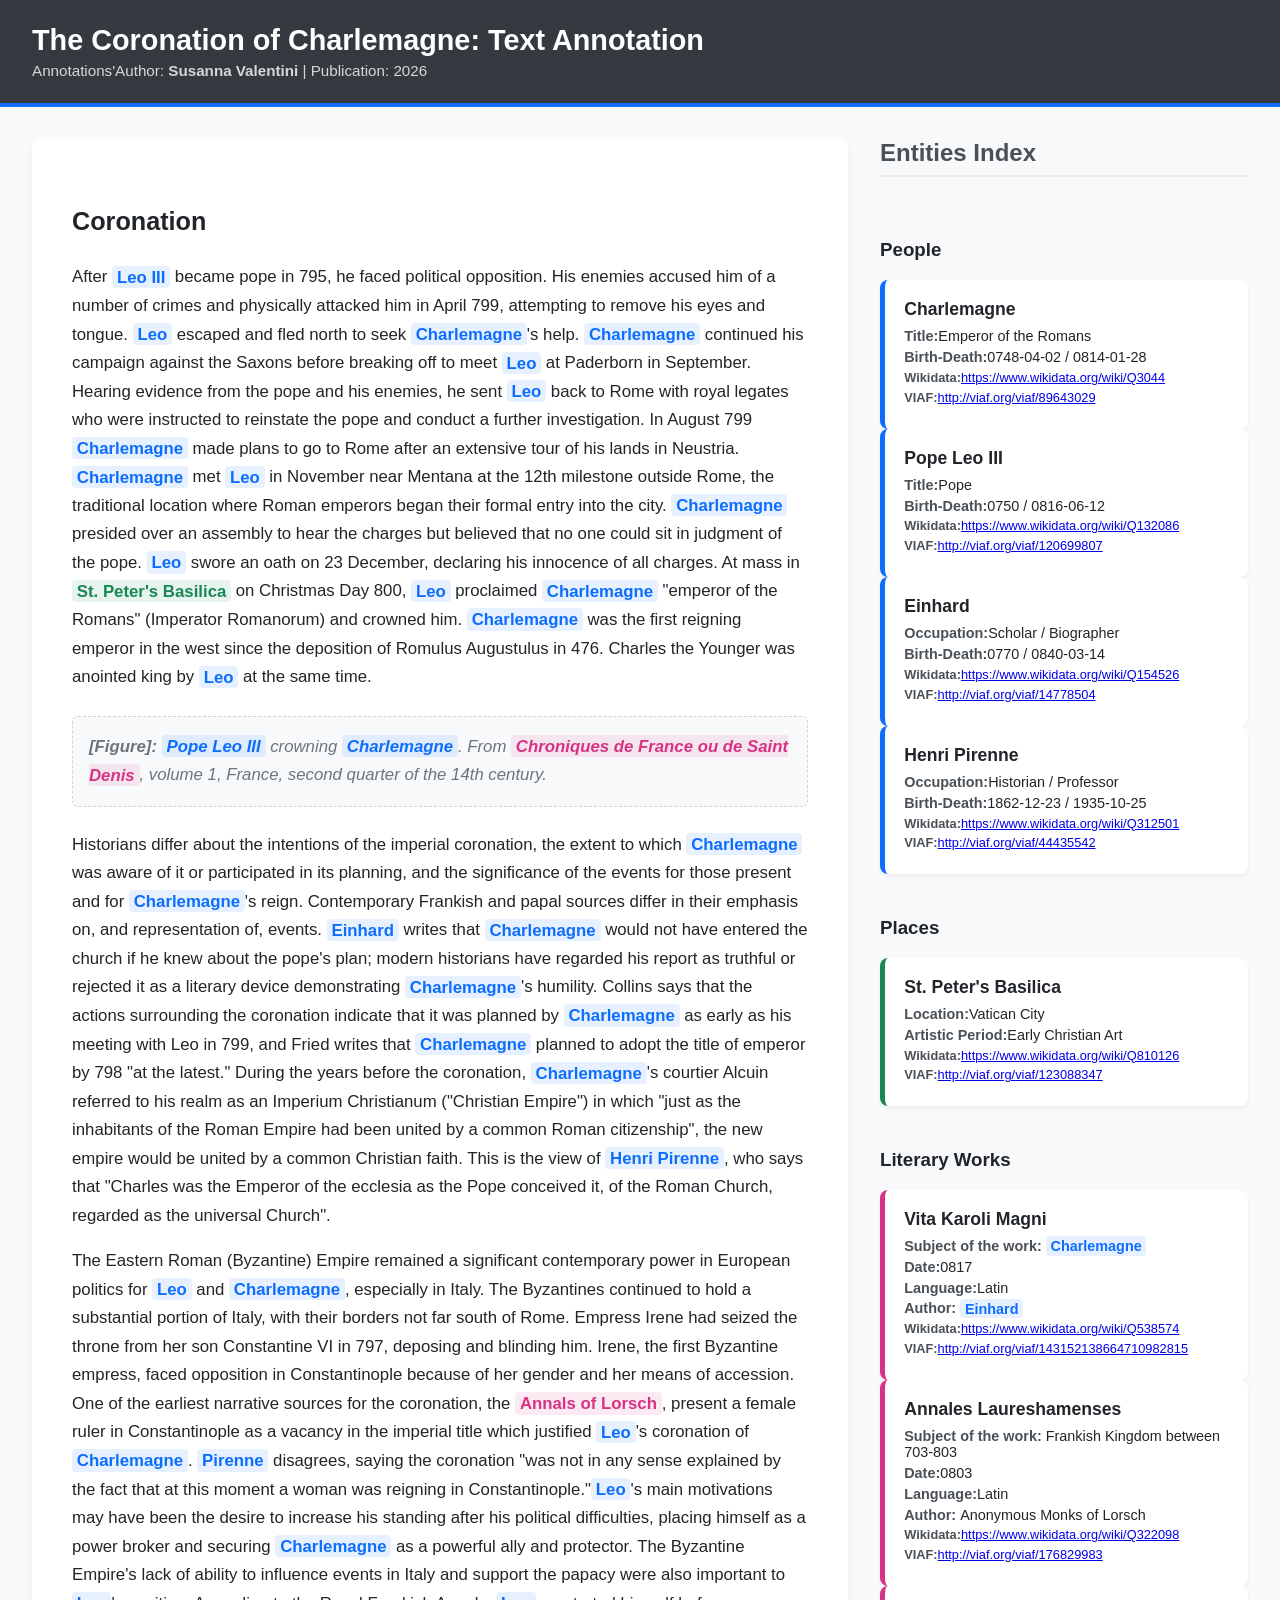
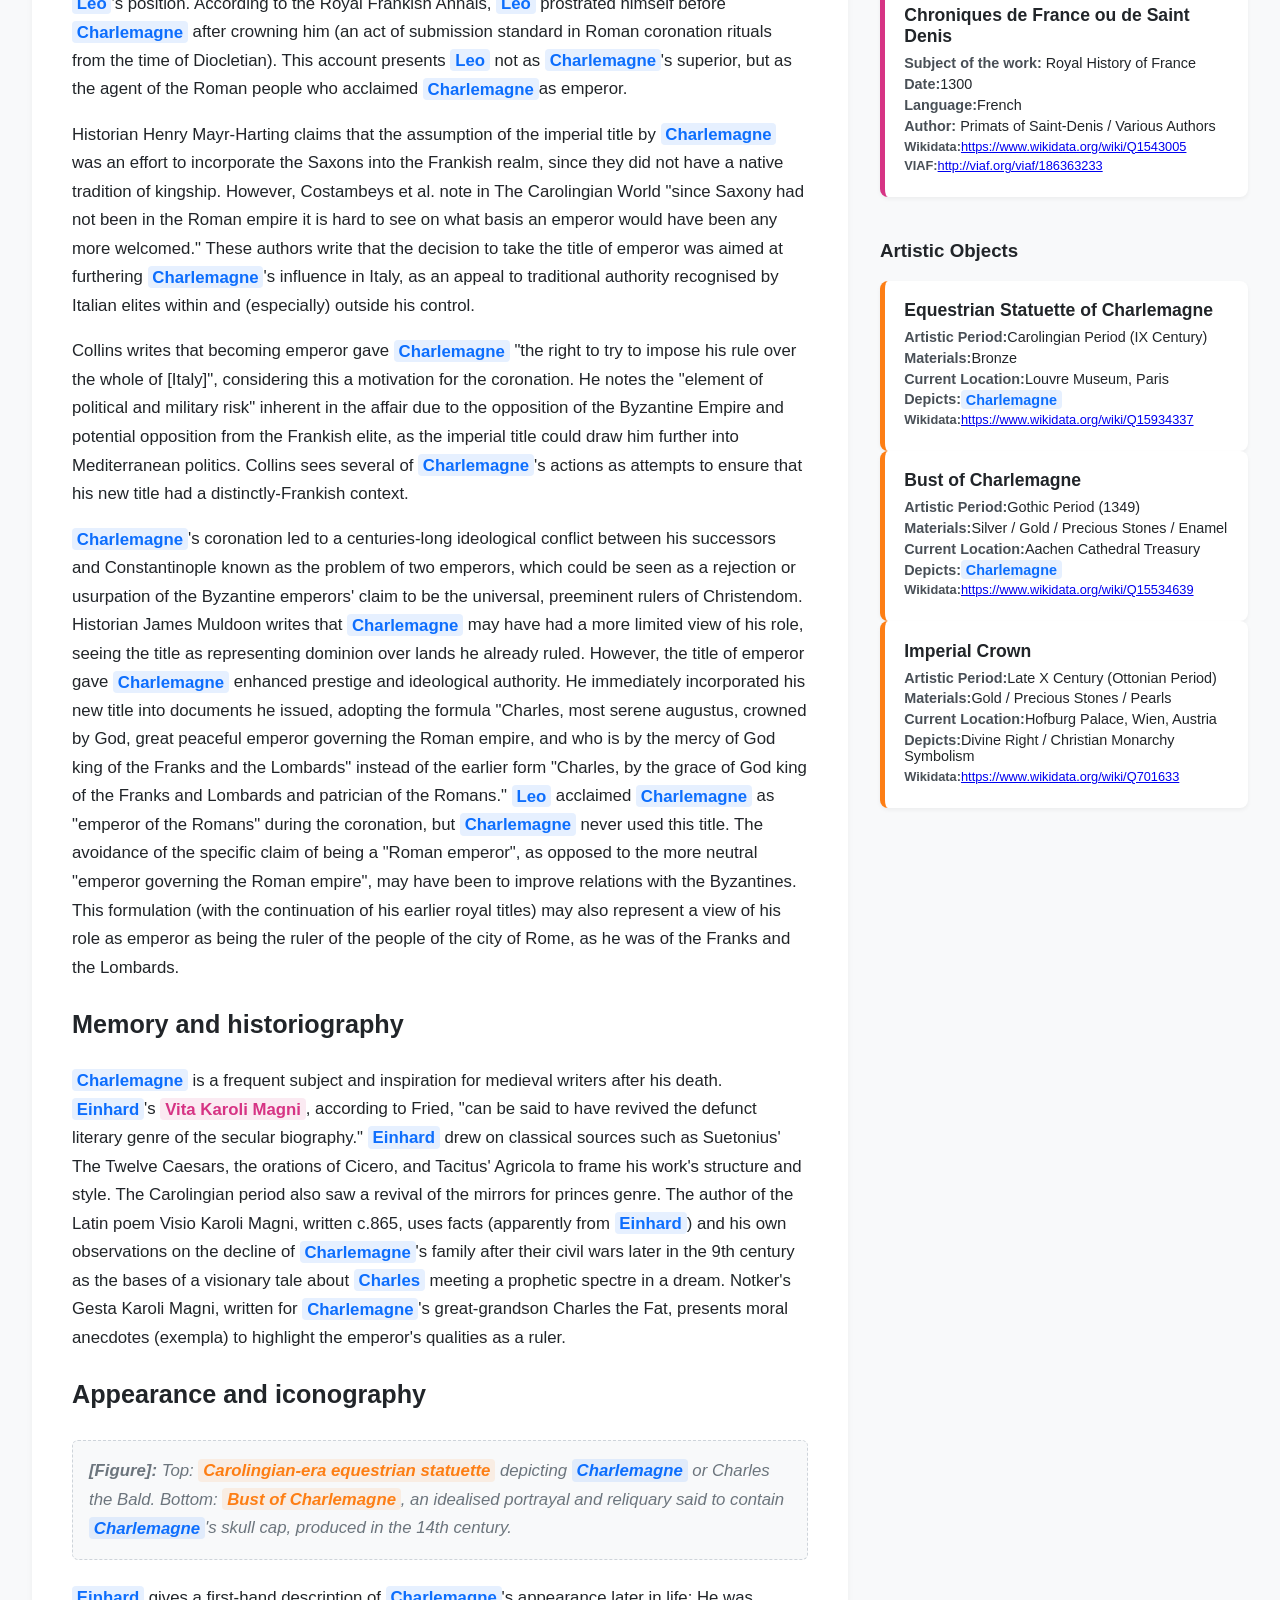
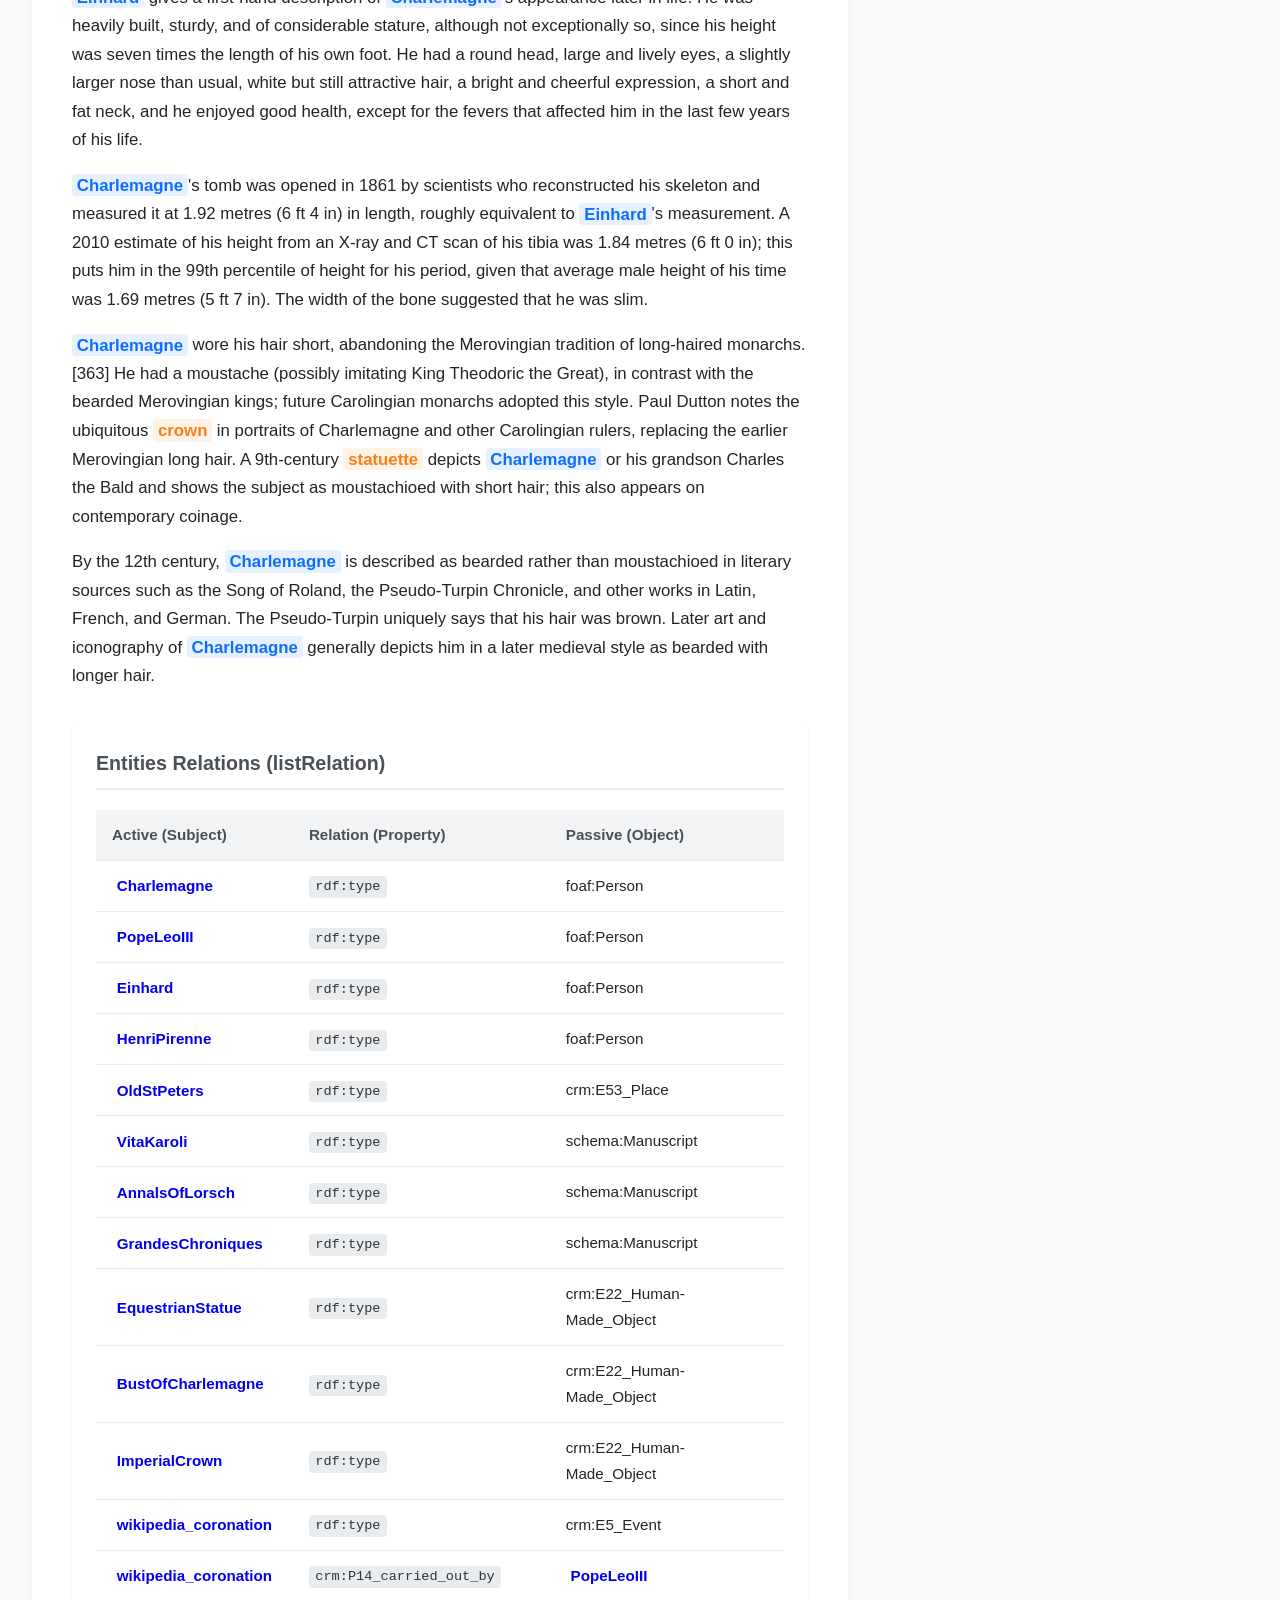
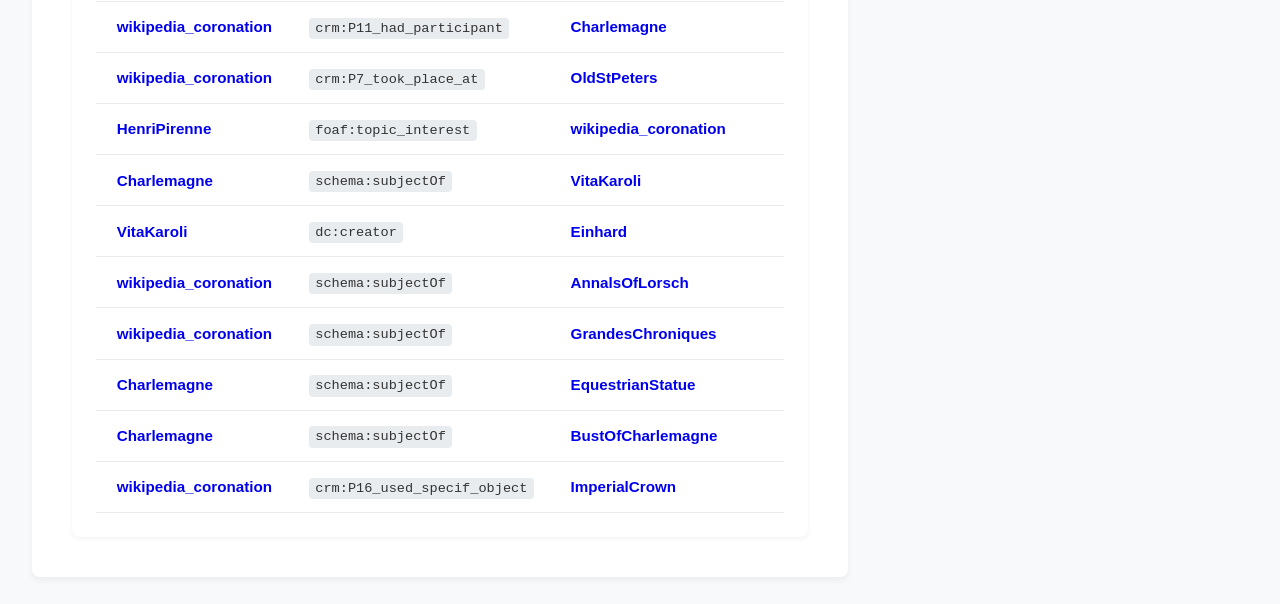
<file: TheCoronation.html>
<!DOCTYPE html SYSTEM "about:legacy-compat">
<html lang="en">
<head>
<meta charset="UTF-8">
<meta name="viewport" content="width=device-width, initial-scale=1.0">
<title>The Coronation of Charlemagne: Text Annotation</title>
<style>
                :root {
                    --bg-primary: #f8f9fa;
                    --text-primary: #212529;
                    --person-color: #0d6efd;
                    --place-color: #198754;
                    --bibl-color: #d63384;
                    --object-color: #fd7e14;
                    --border-color: #e9ecef;
                }
                body {
                    font-family: 'Segoe UI', Tahoma, Geneva, Verdana, sans-serif;
                    margin: 0;
                    padding: 0;
                    background-color: var(--bg-primary);
                    color: var(--text-primary);
                }
                header {
                    background: #343a40;
                    color: white;
                    padding: 1.5rem 2rem;
                    border-bottom: 4px solid #0d6efd;
                }
                header h1 { margin: 0; font-size: 1.8rem; }
                header p { margin: 0.3rem 0 0 0; opacity: 0.8; font-size: 0.95rem; }
                
                .container {
                    display: flex;
                    gap: 2rem;
                    padding: 2rem;
                    max-width: 1400px;
                    margin: 0 auto;
                }
                .main-text {
                    flex: 2;
                    background: white;
                    padding: 2.5rem;
                    border-radius: 8px;
                    box-shadow: 0 4px 6px rgba(0,0,0,0.05);
                    line-height: 1.7;
                    font-size: 1.05rem;
                }
                .sidebar {
                    flex: 1;
                    display: flex;
                    flex-direction: column;
                    gap: 1.5rem;
                }
                .section-title {
                    border-bottom: 2px solid var(--border-color);
                    padding-bottom: 0.5rem;
                    margin-top: 0;
                    color: #495057;
                }
                
                /* Metadata Cards */
                .entity-card {
                    background: white;
                    border-radius: 8px;
                    padding: 1.2rem;
                    border-left: 5px solid #6c757d;
                    box-shadow: 0 2px 4px rgba(0,0,0,0.05);
                    transition: transform 0.2s, box-shadow 0.2s;
                }
                .entity-card:target, .entity-card.highlight {
                    transform: scale(1.02);
                    box-shadow: 0 0 12px rgba(13, 110, 253, 0.4);
                    outline: 2px solid #0d6efd;
                }
                .entity-card.person { border-left-color: var(--person-color); }
                .entity-card.place { border-left-color: var(--place-color); }
                .entity-card.bibl { border-left-color: var(--bibl-color); }
                .entity-card.object { border-left-color: var(--object-color); }
                
                .entity-card h4 { margin: 0 0 0.5rem 0; font-size: 1.1rem; }
                .entity-card ul { list-style: none; padding: 0; margin: 0; font-size: 0.9rem; }
                .entity-card li { margin-bottom: 0.3rem; }
                .entity-card strong { color: #495057; }
                
                /* In-text markup */
                .entity-ref {
                    text-decoration: none;
                    font-weight: 600;
                    padding: 0.1rem 0.3rem;
                    border-radius: 4px;
                    transition: background-color 0.2s;
                }
                .entity-ref.person { color: var(--person-color); background: rgba(13, 110, 253, 0.1); }
                .entity-ref.place  { color: var(--place-color);  background: rgba(25, 135, 84, 0.1); }
                .entity-ref.bibl { color: var(--bibl-color); background: rgba(214, 51, 132, 0.1); }
                .entity-ref.object { color: var(--object-color); background: rgba(253, 126, 20, 0.1); }
                .entity-ref:hover { text-decoration: underline; }
                
                figure {
                    background: #f8f9fa;
                    border: 1px dashed #ced4da;
                    padding: 1rem;
                    margin: 1.5rem 0;
                    border-radius: 6px;
                    font-style: italic;
                    color: #6c757d;
                }
                .external-link { font-size: 0.8rem; word-break: break-all; }

                /* Table with relations */
                .relations-section {
                margin-top: 2rem;
                background: white;
                padding: 1.5rem;
                border-radius: 8px;
                box-shadow: 0 2px 4px rgba(0,0,0,0.05);
                }
                .relations-table {
                width: 100%;
                border-collapse: collapse;
                margin-top: 1rem;
                font-size: 0.95rem;
                }
                .relations-table th, .relations-table td {
                padding: 0.75rem 1rem;
                text-align: left;
                border-bottom: 1px solid var(--border-color);
                }
                .relations-table th {
                background-color: #f1f3f5;
                color: #495057;
                font-weight: 600;
                }
                .relations-table tr:hover {
                background-color: #f8f9fa;
                }
                .relation-name {
                font-family: monospace;
                background: #e9ecef;
                padding: 0.2rem 0.4rem;
                border-radius: 4px;
                font-size: 0.85rem;
                color: #333;
                }
            </style>
</head>
<body>
<header><h1>The Coronation of Charlemagne: Text Annotation</h1>
<p>Annotations'Author: <strong>Susanna Valentini</strong> | Publication: 2026</p></header><div class="container">
<main class="main-text">
         
         
         <section>
            <h2>Coronation</h2>
            <p>
               After <a class="entity-ref person" href="#PopeLeoIII">Leo III</a> became pope in 795, he faced political opposition. 
               His enemies accused him of a number of crimes and physically attacked him in April 799, attempting to remove his eyes and tongue. 
               <a class="entity-ref person" href="#PopeLeoIII">Leo</a> escaped and fled north to seek <a class="entity-ref person" href="#Charlemagne">Charlemagne</a>'s help. 
               <a class="entity-ref person" href="#Charlemagne">Charlemagne</a> continued his campaign against the Saxons before breaking off to meet <a class="entity-ref person" href="#PopeLeoIII">Leo</a> 
               at Paderborn in September. Hearing evidence from the pope and his enemies, he sent <a class="entity-ref person" href="#PopeLeoIII">Leo</a> back to Rome with royal legates 
               who were instructed to reinstate the pope and conduct a further investigation. In August 799 <a class="entity-ref person" href="#Charlemagne">Charlemagne</a> made plans 
               to go to Rome after an extensive tour of his lands in Neustria. <a class="entity-ref person" href="#Charlemagne">Charlemagne</a> met <a class="entity-ref person" href="#PopeLeoIII">Leo</a> 
               in November near Mentana at the 12th milestone outside Rome, the traditional location where Roman emperors began their formal entry into the city. 
               <a class="entity-ref person" href="#Charlemagne">Charlemagne</a> presided over an assembly to hear the charges but believed that no one could sit in judgment of the pope. 
               <a class="entity-ref person" href="#PopeLeoIII">Leo</a> swore an oath on 23 December, declaring his innocence of all charges. 
               At mass in <a class="entity-ref place" href="#OldStPeters">St. Peter's Basilica</a> on Christmas Day 800, 
               <a class="entity-ref person" href="#PopeLeoIII">Leo</a> proclaimed <a class="entity-ref person" href="#Charlemagne">Charlemagne</a> "emperor of the Romans" 
               (Imperator Romanorum) and crowned him. <a class="entity-ref person" href="#Charlemagne">Charlemagne</a> was the first reigning emperor in the west since the deposition of Romulus Augustulus in 476.
               Charles the Younger was anointed king by <a class="entity-ref person" href="#PopeLeoIII">Leo</a> at the same time.
            </p>
            
            <figure><strong>[Figure]: </strong>
               <span>
                  <a class="entity-ref person" href="#PopeLeoIII">Pope Leo III</a> crowning <a class="entity-ref person" href="#Charlemagne">Charlemagne</a>. 
                  From <a class="entity-ref bibl" href="#GrandesChroniques">Chroniques de France ou de Saint Denis</a>, volume 1, France, second quarter of the 14th century.
               </span>
            </figure>

            <p>
               Historians differ about the intentions of the imperial coronation, the extent to which 
               <a class="entity-ref person" href="#Charlemagne">Charlemagne</a> was aware of it or participated in its planning, 
               and the significance of the events for those present and for <a class="entity-ref person" href="#Charlemagne">Charlemagne</a>'s reign.
               Contemporary Frankish and papal sources differ in their emphasis on, and representation of, events.
               <a class="entity-ref person" href="#Einhard">Einhard</a> writes that <a class="entity-ref person" href="#Charlemagne">Charlemagne</a> 
               would not have entered the church if he knew about the pope's plan; modern historians have regarded his report 
               as truthful or rejected it as a literary device demonstrating <a class="entity-ref person" href="#Charlemagne">Charlemagne</a>'s humility.
               Collins says that the actions surrounding the coronation indicate that it was planned by <a class="entity-ref person" href="#Charlemagne">Charlemagne</a> 
               as early as his meeting with Leo in 799, and Fried writes that <a class="entity-ref person" href="#Charlemagne">Charlemagne</a> planned to adopt the title of 
               emperor by 798 "at the latest." During the years before the coronation, <a class="entity-ref person" href="#Charlemagne">Charlemagne</a>'s courtier Alcuin 
               referred to his realm as an Imperium Christianum ("Christian Empire") in which "just as the inhabitants of the Roman Empire had been united 
               by a common Roman citizenship", the new empire would be united by a common Christian faith. This is the view of <a class="entity-ref person" href="#HenriPirenne">Henri Pirenne</a>, 
               who says that "Charles was the Emperor of the ecclesia as the Pope conceived it, of the Roman Church, regarded as the universal Church".
            </p>

            <p>
               The Eastern Roman (Byzantine) Empire remained a significant contemporary power in European politics for  <a class="entity-ref person" href="#PopeLeoIII">Leo</a> 
               and  <a class="entity-ref person" href="#Charlemagne">Charlemagne</a>, especially in Italy. The Byzantines continued to hold a substantial portion of Italy, 
               with their borders not far south of Rome. Empress Irene had seized the throne from her son Constantine VI in 797, deposing and blinding him.
               Irene, the first Byzantine empress, faced opposition in Constantinople because of her gender and her means of accession. One of the earliest narrative sources 
               for the coronation,  the <a class="entity-ref bibl" href="#AnnalsOfLorsch">Annals of Lorsch</a>, present a female ruler in Constantinople as a vacancy in the imperial title 
               which justified <a class="entity-ref person" href="#PopeLeoIII">Leo</a>'s coronation of <a class="entity-ref person" href="#Charlemagne">Charlemagne</a>. 
               <a class="entity-ref person" href="#HenriPirenne">Pirenne</a> disagrees, saying the coronation "was not in any sense explained by the fact that at this moment a woman was reigning 
               in Constantinople."<a class="entity-ref person" href="#PopeLeoIII">Leo</a>'s main motivations may have been the desire to increase his standing after his political difficulties, 
               placing himself as a power broker and securing <a class="entity-ref person" href="#Charlemagne">Charlemagne</a> as a powerful ally and protector. The Byzantine Empire's lack of ability 
               to influence events in Italy and support the papacy were also important to <a class="entity-ref person" href="#PopeLeoIII">Leo</a>'s position. According to the Royal Frankish Annals, 
               <a class="entity-ref person" href="#PopeLeoIII">Leo</a> prostrated himself before <a class="entity-ref person" href="#Charlemagne">Charlemagne</a> after crowning him 
               (an act of submission standard in Roman coronation rituals from the time of Diocletian). This account presents <a class="entity-ref person" href="#PopeLeoIII">Leo</a> not as 
               <a class="entity-ref person" href="#Charlemagne">Charlemagne</a>'s superior, but as the agent of the Roman people who acclaimed <a class="entity-ref person" href="#Charlemagne">Charlemagne</a>as emperor.
            </p>

            <p>
               Historian Henry Mayr-Harting claims that the assumption of the imperial title by <a class="entity-ref person" href="#Charlemagne">Charlemagne</a> was an effort to incorporate the Saxons 
               into the Frankish realm, since they did not have a native tradition of kingship. However, Costambeys et al. note in The Carolingian World "since Saxony had not been in the 
               Roman empire it is hard to see on what basis an emperor would have been any more welcomed." These authors write that the decision to take the title of emperor was aimed at 
               furthering <a class="entity-ref person" href="#Charlemagne">Charlemagne</a>'s influence in Italy, as an appeal to traditional authority recognised by Italian elites within and (especially) outside his control.
            </p>

            <p>
               Collins writes that becoming emperor gave <a class="entity-ref person" href="#Charlemagne">Charlemagne</a> "the right to try to impose his rule over the whole of [Italy]", 
               considering this a motivation for the coronation. He notes the "element of political and military risk" inherent in the affair due to the opposition of the Byzantine Empire 
               and potential opposition from the Frankish elite, as the imperial title could draw him further into Mediterranean politics. Collins sees several of <a class="entity-ref person" href="#Charlemagne">Charlemagne</a>'s actions 
               as attempts to ensure that his new title had a distinctly-Frankish context.
            </p>

            <p>
               <a class="entity-ref person" href="#Charlemagne">Charlemagne</a>'s coronation led to a centuries-long ideological conflict between his successors and Constantinople known as the problem of two emperors, 
               which could be seen as a rejection or usurpation of the Byzantine emperors' claim to be the universal, preeminent rulers of Christendom. Historian James Muldoon writes that 
               <a class="entity-ref person" href="#Charlemagne">Charlemagne</a> may have had a more limited view of his role, seeing the title as representing dominion over lands he already ruled.
               However, the title of emperor gave <a class="entity-ref person" href="#Charlemagne">Charlemagne</a> enhanced prestige and ideological authority. He immediately incorporated his new title into documents he issued, 
               adopting the formula "Charles, most serene augustus, crowned by God, great peaceful emperor governing the Roman empire, and who is by the mercy of God king of the Franks and the Lombards" 
               instead of the earlier form "Charles, by the grace of God king of the Franks and Lombards and patrician of the Romans." <a class="entity-ref person" href="#PopeLeoIII">Leo</a> acclaimed <a class="entity-ref person" href="#Charlemagne">Charlemagne</a> 
               as "emperor of the Romans" during the coronation, but <a class="entity-ref person" href="#Charlemagne">Charlemagne</a> never used this title. The avoidance of the specific claim of being a "Roman emperor", as opposed to the more neutral 
               "emperor governing the Roman empire", may have been to improve relations with the Byzantines. This formulation (with the continuation of his earlier royal titles) may also represent a view of his role as emperor as being 
               the ruler of the people of the city of Rome, as he was of the Franks and the Lombards.
            </p>
         </section>


         
         <section>
            <h2>Memory and historiography</h2>
            <p>
               <a class="entity-ref person" href="#Charlemagne">Charlemagne</a> is a frequent subject and inspiration for medieval writers after his death. 
               <a class="entity-ref person" href="#Einhard">Einhard</a>'s <a class="entity-ref bibl" href="#VitaKaroli">Vita Karoli Magni</a>, according to Fried, "can be said to have revived the defunct literary genre of the secular biography."
               <a class="entity-ref person" href="#Einhard">Einhard</a> drew on classical sources such as Suetonius' The Twelve Caesars, the orations of Cicero, and Tacitus' Agricola to frame his work's structure and style. 
               The Carolingian period also saw a revival of the mirrors for princes genre. The author of the Latin poem Visio Karoli Magni, written c.865, uses facts (apparently from <a class="entity-ref person" href="#Einhard">Einhard</a>) and 
               his own observations on the decline of <a class="entity-ref person" href="#Charlemagne">Charlemagne</a>'s family after their civil wars later in the 9th century as the bases of a visionary tale about <a class="entity-ref person" href="#Charlemagne">Charles</a> 
               meeting a prophetic spectre in a dream. Notker's Gesta Karoli Magni, written for <a class="entity-ref person" href="#Charlemagne">Charlemagne</a>'s great-grandson Charles the Fat, presents moral anecdotes (exempla) to highlight the emperor's qualities as a ruler.
            </p>
         </section>

         
         <section>
            <h2>Appearance and iconography</h2>
            
            <figure><strong>[Figure]: </strong>
               <span>
                  Top: <a class="entity-ref object" href="#EquestrianStatue">Carolingian-era equestrian statuette</a> depicting <a class="entity-ref person" href="#Charlemagne">Charlemagne</a> or Charles the Bald.
                  Bottom: <a class="entity-ref object" href="#BustOfCharlemagne">Bust of Charlemagne</a>, an idealised portrayal and reliquary said to contain <a class="entity-ref person" href="#Charlemagne">Charlemagne</a>'s skull cap, 
                  produced in the 14th century.
               </span>
            </figure>

            <p>
               <a class="entity-ref person" href="#Einhard">Einhard</a> gives a first-hand description of <a class="entity-ref person" href="#Charlemagne">Charlemagne</a>'s appearance later in life:
               He was heavily built, sturdy, and of considerable stature, although not exceptionally so, since his height was seven times the length of his own foot. 
               He had a round head, large and lively eyes, a slightly larger nose than usual, white but still attractive hair, a bright and cheerful expression, a short and fat neck, 
               and he enjoyed good health, except for the fevers that affected him in the last few years of his life.
            </p>

            <p>
               <a class="entity-ref person" href="#Charlemagne">Charlemagne</a>'s tomb was opened in 1861 by scientists who reconstructed his skeleton and measured it at 1.92 metres (6 ft 4 in) in length, 
               roughly equivalent to <a class="entity-ref person" href="#Einhard">Einhard</a>'s measurement. A 2010 estimate of his height from an X-ray and CT scan of his tibia was 1.84 metres (6 ft 0 in); 
               this puts him in the 99th percentile of height for his period, given that average male height of his time was 1.69 metres (5 ft 7 in). The width of the bone suggested that he was slim.
            </p>

            <p>
               <a class="entity-ref person" href="#Charlemagne">Charlemagne</a> wore his hair short, abandoning the Merovingian tradition of long-haired monarchs.[363] He had a moustache (possibly imitating King Theodoric the Great), in contrast with the bearded Merovingian kings;
               future Carolingian monarchs adopted this style. Paul Dutton notes the ubiquitous  <a class="entity-ref object" href="#ImperialCrown">crown</a> in portraits of Charlemagne and other Carolingian rulers, replacing the earlier Merovingian long hair.
               A 9th-century <a class="entity-ref object" href="#EquestrianStatue">statuette</a> depicts <a class="entity-ref person" href="#Charlemagne">Charlemagne</a> or his grandson Charles the Bald and shows the subject as moustachioed with short hair;
               this also appears on contemporary coinage.
            </p>

            <p>
               By the 12th century, <a class="entity-ref person" href="#Charlemagne">Charlemagne</a> is described as bearded rather than moustachioed in literary sources such as the Song of Roland, the Pseudo-Turpin Chronicle, and other works in Latin, French, and German.
               The Pseudo-Turpin uniquely says that his hair was brown. Later art and iconography of <a class="entity-ref person" href="#Charlemagne">Charlemagne</a> generally depicts him in a later medieval style as bearded with longer hair.
            </p>
         </section>

      <section class="relations-section"><h3 class="section-title">Entities Relations (listRelation)</h3>
<table class="relations-table">
<thead><tr>
<th>Active (Subject)</th>
<th>Relation (Property)</th>
<th>Passive (Object)</th>
</tr></thead>
<tbody>
<tr>
<td><a class="entity-ref" href="#Charlemagne">Charlemagne</a></td>
<td><span class="relation-name">rdf:type</span></td>
<td>foaf:Person</td>
</tr>
<tr>
<td><a class="entity-ref" href="#PopeLeoIII">PopeLeoIII</a></td>
<td><span class="relation-name">rdf:type</span></td>
<td>foaf:Person</td>
</tr>
<tr>
<td><a class="entity-ref" href="#Einhard">Einhard</a></td>
<td><span class="relation-name">rdf:type</span></td>
<td>foaf:Person</td>
</tr>
<tr>
<td><a class="entity-ref" href="#HenriPirenne">HenriPirenne</a></td>
<td><span class="relation-name">rdf:type</span></td>
<td>foaf:Person</td>
</tr>
<tr>
<td><a class="entity-ref" href="#OldStPeters">OldStPeters</a></td>
<td><span class="relation-name">rdf:type</span></td>
<td>crm:E53_Place</td>
</tr>
<tr>
<td><a class="entity-ref" href="#VitaKaroli">VitaKaroli</a></td>
<td><span class="relation-name">rdf:type</span></td>
<td>schema:Manuscript</td>
</tr>
<tr>
<td><a class="entity-ref" href="#AnnalsOfLorsch">AnnalsOfLorsch</a></td>
<td><span class="relation-name">rdf:type</span></td>
<td>schema:Manuscript</td>
</tr>
<tr>
<td><a class="entity-ref" href="#GrandesChroniques">GrandesChroniques</a></td>
<td><span class="relation-name">rdf:type</span></td>
<td>schema:Manuscript</td>
</tr>
<tr>
<td><a class="entity-ref" href="#EquestrianStatue">EquestrianStatue</a></td>
<td><span class="relation-name">rdf:type</span></td>
<td>crm:E22_Human-Made_Object</td>
</tr>
<tr>
<td><a class="entity-ref" href="#BustOfCharlemagne">BustOfCharlemagne</a></td>
<td><span class="relation-name">rdf:type</span></td>
<td>crm:E22_Human-Made_Object</td>
</tr>
<tr>
<td><a class="entity-ref" href="#ImperialCrown">ImperialCrown</a></td>
<td><span class="relation-name">rdf:type</span></td>
<td>crm:E22_Human-Made_Object</td>
</tr>
<tr>
<td><a class="entity-ref" href="#wikipedia_coronation">wikipedia_coronation</a></td>
<td><span class="relation-name">rdf:type</span></td>
<td>crm:E5_Event</td>
</tr>
<tr>
<td><a class="entity-ref" href="#wikipedia_coronation">wikipedia_coronation</a></td>
<td><span class="relation-name">crm:P14_carried_out_by</span></td>
<td><a class="entity-ref" href="#PopeLeoIII">PopeLeoIII</a></td>
</tr>
<tr>
<td><a class="entity-ref" href="#wikipedia_coronation">wikipedia_coronation</a></td>
<td><span class="relation-name">crm:P11_had_participant</span></td>
<td><a class="entity-ref" href="#Charlemagne">Charlemagne</a></td>
</tr>
<tr>
<td><a class="entity-ref" href="#wikipedia_coronation">wikipedia_coronation</a></td>
<td><span class="relation-name">crm:P7_took_place_at</span></td>
<td><a class="entity-ref" href="#OldStPeters">OldStPeters</a></td>
</tr>
<tr>
<td><a class="entity-ref" href="#HenriPirenne">HenriPirenne</a></td>
<td><span class="relation-name">foaf:topic_interest</span></td>
<td><a class="entity-ref" href="#wikipedia_coronation">wikipedia_coronation</a></td>
</tr>
<tr>
<td><a class="entity-ref" href="#Charlemagne">Charlemagne</a></td>
<td><span class="relation-name">schema:subjectOf</span></td>
<td><a class="entity-ref" href="#VitaKaroli">VitaKaroli</a></td>
</tr>
<tr>
<td><a class="entity-ref" href="#VitaKaroli">VitaKaroli</a></td>
<td><span class="relation-name">dc:creator</span></td>
<td><a class="entity-ref" href="#Einhard">Einhard</a></td>
</tr>
<tr>
<td><a class="entity-ref" href="#wikipedia_coronation">wikipedia_coronation</a></td>
<td><span class="relation-name">schema:subjectOf</span></td>
<td><a class="entity-ref" href="#AnnalsOfLorsch">AnnalsOfLorsch</a></td>
</tr>
<tr>
<td><a class="entity-ref" href="#wikipedia_coronation">wikipedia_coronation</a></td>
<td><span class="relation-name">schema:subjectOf</span></td>
<td><a class="entity-ref" href="#GrandesChroniques">GrandesChroniques</a></td>
</tr>
<tr>
<td><a class="entity-ref" href="#Charlemagne">Charlemagne</a></td>
<td><span class="relation-name">schema:subjectOf</span></td>
<td><a class="entity-ref" href="#EquestrianStatue">EquestrianStatue</a></td>
</tr>
<tr>
<td><a class="entity-ref" href="#Charlemagne">Charlemagne</a></td>
<td><span class="relation-name">schema:subjectOf</span></td>
<td><a class="entity-ref" href="#BustOfCharlemagne">BustOfCharlemagne</a></td>
</tr>
<tr>
<td><a class="entity-ref" href="#wikipedia_coronation">wikipedia_coronation</a></td>
<td><span class="relation-name">crm:P16_used_specif_object</span></td>
<td><a class="entity-ref" href="#ImperialCrown">ImperialCrown</a></td>
</tr>
</tbody>
</table></section></main><aside class="sidebar"><h2 class="section-title">Entities Index</h2>
<section><h3>People</h3>
<div class="entity-card person" id="Charlemagne">
<h4>Charlemagne</h4>
<ul>
<li>
<strong>Title:</strong>Emperor of the Romans</li>
<li>
<strong>Birth-Death:</strong>0748-04-02 / 0814-01-28</li>
<li class="external-link">
<strong>Wikidata:</strong><a href="https://www.wikidata.org/wiki/Q3044" target="_blank">https://www.wikidata.org/wiki/Q3044</a>
</li>
<li class="external-link">
<strong>VIAF:</strong><a href="http://viaf.org/viaf/89643029" target="_blank">http://viaf.org/viaf/89643029</a>
</li>
</ul>
</div>
<div class="entity-card person" id="PopeLeoIII">
<h4>Pope Leo III</h4>
<ul>
<li>
<strong>Title:</strong>Pope</li>
<li>
<strong>Birth-Death:</strong>0750 / 0816-06-12</li>
<li class="external-link">
<strong>Wikidata:</strong><a href="https://www.wikidata.org/wiki/Q132086" target="_blank">https://www.wikidata.org/wiki/Q132086</a>
</li>
<li class="external-link">
<strong>VIAF:</strong><a href="http://viaf.org/viaf/120699807" target="_blank">http://viaf.org/viaf/120699807</a>
</li>
</ul>
</div>
<div class="entity-card person" id="Einhard">
<h4>Einhard</h4>
<ul>
<li>
<strong>Occupation:</strong>Scholar / Biographer</li>
<li>
<strong>Birth-Death:</strong>0770 / 0840-03-14</li>
<li class="external-link">
<strong>Wikidata:</strong><a href="https://www.wikidata.org/wiki/Q154526" target="_blank">https://www.wikidata.org/wiki/Q154526</a>
</li>
<li class="external-link">
<strong>VIAF:</strong><a href="http://viaf.org/viaf/14778504" target="_blank">http://viaf.org/viaf/14778504</a>
</li>
</ul>
</div>
<div class="entity-card person" id="HenriPirenne">
<h4>Henri Pirenne</h4>
<ul>
<li>
<strong>Occupation:</strong>Historian / Professor</li>
<li>
<strong>Birth-Death:</strong>1862-12-23 / 1935-10-25</li>
<li class="external-link">
<strong>Wikidata:</strong><a href="https://www.wikidata.org/wiki/Q312501" target="_blank">https://www.wikidata.org/wiki/Q312501</a>
</li>
<li class="external-link">
<strong>VIAF:</strong><a href="http://viaf.org/viaf/44435542" target="_blank">http://viaf.org/viaf/44435542</a>
</li>
</ul>
</div></section><section><h3>Places</h3>
<div class="entity-card place" id="OldStPeters">
<h4>St. Peter's Basilica</h4>
<ul>
<li>
<strong>Location:</strong>Vatican City</li>
<li>
<strong>Artistic Period:</strong>Early Christian Art</li>
<li class="external-link">
<strong>Wikidata:</strong><a href="https://www.wikidata.org/wiki/Q810126" target="_blank">https://www.wikidata.org/wiki/Q810126</a>
</li>
<li class="external-link">
<strong>VIAF:</strong><a href="http://viaf.org/viaf/123088347" target="_blank">http://viaf.org/viaf/123088347</a>
</li>
</ul>
</div></section><section><h3>Literary Works</h3>
<div class="entity-card bibl" id="VitaKaroli">
<h4>Vita Karoli Magni</h4>
<ul>
<li>
<strong>Subject of the work: </strong><a class="entity-ref person" href="#Charlemagne">Charlemagne</a>
</li>
<li>
<strong>Date:</strong>0817</li>
<li>
<strong>Language:</strong>Latin</li>
<li>
<strong>Author: </strong><a class="entity-ref person" href="#Einhard">Einhard</a>
</li>
<li class="external-link">
<strong>Wikidata:</strong><a href="https://www.wikidata.org/wiki/Q538574" target="_blank">https://www.wikidata.org/wiki/Q538574</a>
</li>
<li class="external-link">
<strong>VIAF:</strong><a href="http://viaf.org/viaf/143152138664710982815" target="_blank">http://viaf.org/viaf/143152138664710982815</a>
</li>
</ul>
</div>
<div class="entity-card bibl" id="AnnalsOfLorsch">
<h4>Annales Laureshamenses</h4>
<ul>
<li>
<strong>Subject of the work: </strong>Frankish Kingdom between 703-803</li>
<li>
<strong>Date:</strong>0803</li>
<li>
<strong>Language:</strong>Latin</li>
<li>
<strong>Author: </strong>Anonymous Monks of Lorsch</li>
<li class="external-link">
<strong>Wikidata:</strong><a href="https://www.wikidata.org/wiki/Q322098" target="_blank">https://www.wikidata.org/wiki/Q322098</a>
</li>
<li class="external-link">
<strong>VIAF:</strong><a href="http://viaf.org/viaf/176829983" target="_blank">http://viaf.org/viaf/176829983</a>
</li>
</ul>
</div>
<div class="entity-card bibl" id="GrandesChroniques">
<h4>Chroniques de France ou de Saint Denis</h4>
<ul>
<li>
<strong>Subject of the work: </strong>Royal History of France</li>
<li>
<strong>Date:</strong>1300</li>
<li>
<strong>Language:</strong>French</li>
<li>
<strong>Author: </strong>Primats of Saint-Denis / Various Authors</li>
<li class="external-link">
<strong>Wikidata:</strong><a href="https://www.wikidata.org/wiki/Q1543005" target="_blank">https://www.wikidata.org/wiki/Q1543005</a>
</li>
<li class="external-link">
<strong>VIAF:</strong><a href="http://viaf.org/viaf/186363233" target="_blank">http://viaf.org/viaf/186363233</a>
</li>
</ul>
</div></section><section><h3>Artistic Objects</h3>
<div class="entity-card object" id="EquestrianStatue">
<h4>Equestrian Statuette of Charlemagne</h4>
<ul>
<li>
<strong>Artistic Period:</strong>Carolingian Period (IX Century)</li>
<li>
<strong>Materials:</strong>Bronze</li>
<li>
<strong>Current Location:</strong>Louvre Museum, Paris</li>
<li>
<strong>Depicts:</strong><a class="entity-ref person" href="#Charlemagne">Charlemagne</a>
</li>
<li class="external-link">
<strong>Wikidata:</strong><a href="https://www.wikidata.org/wiki/Q15934337" target="_blank">https://www.wikidata.org/wiki/Q15934337</a>
</li>
</ul>
</div>
<div class="entity-card object" id="BustOfCharlemagne">
<h4>Bust of Charlemagne</h4>
<ul>
<li>
<strong>Artistic Period:</strong>Gothic Period (1349)</li>
<li>
<strong>Materials:</strong>Silver / Gold / Precious Stones / Enamel</li>
<li>
<strong>Current Location:</strong>Aachen Cathedral Treasury</li>
<li>
<strong>Depicts:</strong><a class="entity-ref person" href="#Charlemagne">Charlemagne</a>
</li>
<li class="external-link">
<strong>Wikidata:</strong><a href="https://www.wikidata.org/wiki/Q15534639" target="_blank">https://www.wikidata.org/wiki/Q15534639</a>
</li>
</ul>
</div>
<div class="entity-card object" id="ImperialCrown">
<h4>Imperial Crown</h4>
<ul>
<li>
<strong>Artistic Period:</strong>Late X Century (Ottonian Period)</li>
<li>
<strong>Materials:</strong>Gold / Precious Stones / Pearls</li>
<li>
<strong>Current Location:</strong>Hofburg Palace, Wien, Austria</li>
<li>
<strong>Depicts:</strong>Divine Right / Christian Monarchy Symbolism</li>
<li class="external-link">
<strong>Wikidata:</strong><a href="https://www.wikidata.org/wiki/Q701633" target="_blank">https://www.wikidata.org/wiki/Q701633</a>
</li>
</ul>
</div></section></aside>
</div>
<script>
                document.querySelectorAll('.entity-ref').forEach(link => {
                    link.addEventListener('click', (e) => {
                        document.querySelectorAll('.entity-card').forEach(card => card.classList.remove('highlight'));
                        const id = link.getAttribute('href').substring(1);
                        const card = document.getElementById(id);
                        if(card) {
                            card.classList.add('highlight');
                        }
                    });
                });
            </script>
</body>
</html>
</file>
<file: style.css>
@font-face {
    font-family: 'MioFontAncient';
    src: url('Ancient Medium.ttf') format('truetype');
}

@import url('https://fonts.googleapis.com/css2?family=Cinzel:wght@400;700&family=Sorts+Mill+Goudy&display=swap');

* {
    box-sizing: border-box;
}

html {
    scroll-behavior: smooth;
}

body { 
    font-family: 'Sorts Mill Goudy', Georgia, serif; 
    background-color: #f4f6f9; 
    color: #1e293b; 
    margin: 0; 
    padding-top: 65px; 
}

/* --- Fixed navbar with drop-down menu --- */
.navbar {
    position: fixed;
    top: 0;
    left: 0;
    width: 100%;
    height: 65px;
    background-color: #1a365d; 
    border-bottom: 3px solid #d4af37; 
    display: flex;
    justify-content: space-between;
    align-items: center;
    padding: 0 40px;
    z-index: 1000;
    box-shadow: 0 4px 12px rgba(0,0,0,0.15);
}

.navbar-brand {
    font-family: 'Sorts Mill Goudy', Georgia, serif; 
    color: #ffffff;
    font-weight: bold;
    font-size: 1.2rem;
    text-decoration: none;
    letter-spacing: 1px;
}

.navbar-brand span {
    color: #d4af37; 
}

.navbar-menu {
    display: flex;
    gap: 5px;
    align-items: center;
    height: 100%;
}

.navbar-item-dropdown {
    position: relative;
    display: inline-block;
    height: 100%;
}

.dropdown-trigger {
    color: #e2e8f0;
    text-decoration: none;
    font-family: 'Sorts Mill Goudy', Georgia, serif; 
    font-size: 0.9rem;
    padding: 0 20px;
    height: 100%;
    display: flex;
    align-items: center;
    transition: all 0.3s ease;
    cursor: pointer;
}

.navbar-item-dropdown:hover .dropdown-trigger {
    color: #d4af37;
    background-color: #2b4c7e;
}

.dropdown-menu {
    display: none;
    position: absolute;
    top: 62px;
    left: 0;
    background-color: #1a365d;
    min-width: 240px;
    box-shadow: 0px 8px 16px rgba(0,0,0,0.2);
    border-left: 2px solid #d4af37;
    border-right: 2px solid #d4af37;
    border-bottom: 3px solid #d4af37;
    z-index: 1001;
    border-radius: 0 0 4px 4px;
}

.dropdown-menu a {
    color: #e2e8f0;
    padding: 12px 20px;
    text-decoration: none;
    display: block;
    font-family: 'Sorts Mill Goudy', Georgia, serif; 
    font-size: 0.8rem;
    border-bottom: 1px solid rgba(212, 175, 55, 0.1);
    transition: all 0.2s ease;
}

.dropdown-menu a:last-child {
    border-bottom: none;
}

.dropdown-menu a:hover {
    background-color: #2b4c7e;
    color: #d4af37;
    padding-left: 25px;
}

.navbar-item-dropdown:hover .dropdown-menu {
    display: block;
}

/* --- Full-screen cover --- */
.hero-cover {
    width: 100%;
    height: calc(100vh - 65px); 
    background-image: linear-gradient(rgba(26, 54, 93, 0.65), rgba(153, 27, 27, 0.65)), url('imagesCharlemagneCoronation/HeroImageCoronation.jpg');
    background-size: cover; 
    background-repeat: no-repeat;
    background-position: top center; 
    display: flex;
    flex-direction: column;
    justify-content: center;
    align-items: center;
    text-align: center;
    color: #ffffff;
    padding: 20px;
    border-bottom: 4px solid #d4af37; 
    box-shadow: 0 6px 15px rgba(0,0,0,0.2);
}

.hero-cover h1 {
    font-family: 'Sorts Mill Goudy', Georgia, serif; 
    font-size: 3.8rem;
    margin: 0 0 15px 0;
    text-transform: uppercase;
    letter-spacing: 3px;
    text-shadow: 3px 3px 10px rgba(0,0,0,0.8);
    color: #ffffff;
}

.hero-cover h1 span {
    color: #d4af37; 
}

.hero-cover p {
    font-family: 'Sorts Mill Goudy', Georgia, serif; 
    font-size: 1.3rem;
    margin: 0;
    letter-spacing: 2px;
    text-shadow: 2px 2px 6px rgba(0,0,0,0.7);
    color: #e2e8f0;
}

/* --- SECTION STRUCTURE --- */
.container {
    max-width: 1200px;
    margin: 0 auto;
    padding: 60px 20px;
}

section {
    background-color: #ffffff;
    border-left: 6px solid #1a365d;  
    border-right: 6px solid #991b1b; 
    border-top: 1px solid #cbd5e1;
    border-bottom: 2px solid #d4af37; 
    border-radius: 4px;
    padding: 40px;
    margin-bottom: 60px;
    box-shadow: 0 4px 10px rgba(0,0,0,0.03);
}

h2 {
    font-family: 'Cinzel', serif;
    color: #1a365d; 
    border-bottom: 3px double #d4af37; 
    padding-bottom: 12px;
    margin-top: 0;
    text-transform: uppercase;
    letter-spacing: 1px;
    font-size: 1.6rem;
}

/* --- HOME SECTION --- */
.home-grid {
    display: flex;
    gap: 40px;
    align-items: center;
}
.home-text {
    flex: 1.5;
    font-size: 1.15rem;
    line-height: 1.7;
    text-align: justify;
}
.home-img-wrapper {
    flex: 1;
    text-align: center;
    border: 3px double #d4af37; 
    outline: 2px solid #1a365d;  
    background-color: #f8fafc;
    border-radius: 2px;
    overflow: hidden;
    display: flex;
    box-shadow: 0 4px 12px rgba(0,0,0,0.1);
}
.home-img-wrapper img {
    width: 100%;
    height: 300px;
    object-fit: cover;
    display: block;
}

/* --- ITEMS SECTION (CARDS) --- */
.grid-container { 
    display: grid;
    grid-template-columns: repeat(auto-fill, minmax(320px, 1fr));
    gap: 30px; 
    margin-top: 25px;
}

.card { 
    background: #ffffff; 
    padding: 0; 
    border: 1px solid #e2e8f0;
    border-top: 4px solid #1a365d;    
    border-bottom: 3px solid #991b1b; 
    border-radius: 4px; 
    box-shadow: 0 4px 8px rgba(0,0,0,0.02);
    transition: all 0.3s cubic-bezier(0.4, 0, 0.2, 1);
    position: relative;
    overflow: hidden;
    display: flex;
    flex-direction: column;
}

.card:hover {
    transform: translateY(-5px);
    border-top-color: #d4af37; 
    border-bottom-color: #d4af37;
    box-shadow: 0 12px 20px rgba(26,54,93,0.12);
}

.card-image-box {
    width: 100%;
    height: 240px;
    background-color: #f1f5f9;
    border-bottom: 1px solid #e2e8f0;
    position: relative;
    overflow: hidden;
}


.card-image-box img {
    width: 100%;
    height: 100%;
    object-fit: cover;
}

.card-body {
    padding: 25px;
    display: flex;
    flex-direction: column;
    flex-grow: 1;
}

.card h3 { 
    margin-top: 0; 
    color: #1e293b; 
    font-family: 'Cinzel', serif;
    font-size: 1.2rem;
    padding-bottom: 6px;
    margin-bottom: 12px;
    border-bottom: 1px dashed #cbd5e1;
}

.badge {
    display: inline-block;
    padding: 4px 10px;
    font-size: 0.7rem;
    font-weight: bold;
    text-transform: uppercase;
    color: #fff;
    margin-bottom: 15px;
    font-family: 'Cinzel', serif;
    letter-spacing: 1px;
    border-radius: 3px;
    border: 1px solid #d4af37; 
    align-self: flex-start;
}
.badge-person { background-color: #1a365d; } 
.badge-place { background-color: #475569; }   
.badge-work { background-color: #991b1b; }    
.badge-object { background-color: #0f766e; }  

.description {
    margin-top: 5px;
    font-size: 0.95rem;
    line-height: 1.6;
    color: #334155;
    text-align: justify;
    max-height: 120px; 
    overflow-y: auto;  
    padding-right: 8px;
    margin-bottom: 20px;
}

.description::-webkit-scrollbar {
    width: 5px;
}
.description::-webkit-scrollbar-track {
    background: #f1f5f9; 
}
.description::-webkit-scrollbar-thumb {
    background: #cbd5e1; 
    border-radius: 4px;
}
.description::-webkit-scrollbar-thumb:hover {
    background: #94a3b8; 
}

/* See More button style */
.btn-see-more {
    margin-top: auto; 
    display: inline-block;
    text-align: center;
    background-color: #1a365d;
    color: #ffffff;
    font-family: 'Cinzel', serif;
    font-size: 0.8rem;
    font-weight: bold;
    letter-spacing: 1px;
    text-decoration: none;
    padding: 10px 15px;
    border: 1px solid #d4af37;
    border-radius: 4px;
    transition: all 0.3s ease;
}

.btn-see-more:hover {
    background-color: #d4af37;
    color: #1a365d;
    box-shadow: 0 4px 8px rgba(212,175,55,0.3);
}

.placeholder-box {
    background: #f8fafc;
    padding: 25px;
    border: 1px dashed #cbd5e1;
    font-style: italic;
    color: #64748b;
    border-radius: 4px;
}

.zoom-frame {
    width: fit-content;        
    max-width: 90vw;          
    max-height: 80vh;          
    margin: 0 auto;            
    border: 2px solid #ccc;
    border-radius: 8px;
    overflow: hidden;          
    display: flex;
    justify-content: center;
    align-items: center;
    background-color: #fafafa;
    cursor: grab;
    position: relative;
}

.zoom-frame:active {
    cursor: grabbing;
}

.zoom-frame img {
    display: block;
    max-width: 100%;           
    max-height: 80vh;          
    height: auto;              
    transform-origin: center center;
    user-select: none;
    -webkit-user-drag: none;
}

/* --- MEDIA QUERIES FOR MOBILE AND TABLET ACCOUNTABILITY --- */

/* For screens up to 992px (tablets and medium-sized devices) */
@media (max-width: 992px) {
    .navbar {
        padding: 0 15px;
    }

    .navbar-menu {
        gap: 0;
    }

    .dropdown-trigger {
        padding: 0 10px;
        font-size: 0.8rem;
    }

    .hero-cover h1 {
        font-size: 2.5rem;
    }

    .home-grid {
        flex-direction: column; 
        gap: 20px;
    }

    .home-text {
        text-align: left; 
    }

    .home-img-wrapper img {
        height: auto;
        max-height: 250px;
    }
}

/* For screens up to 768px (smartphones) */
@media (max-width: 768px) {
    body {
        padding-top: 110px; 
    }

    .navbar {
        height: auto;
        flex-direction: column;
        padding: 10px;
    }

    .navbar-menu {
        width: 100%;
        justify-content: center;
        flex-wrap: wrap; 
        margin-top: 5px;
    }

    .dropdown-menu {
        top: 100%; 
        min-width: 180px;
    }

    .hero-cover {
        height: 60vh;
    }

    .hero-cover h1 {
        font-size: 1.8rem;
        letter-spacing: 1px;
    }

    .hero-cover p {
        font-size: 1rem;
    }

    .container {
        padding: 30px 10px;
    }

    section {
        padding: 20px 15px;
        margin-bottom: 30px;
    }

    .grid-container {
        grid-template-columns: 1fr; 
    }

    .zoom-frame {
        max-width: 100%; 
        max-height: 60vh;
    }
}

@media (max-width: 768px) {
    .zoom-frame {
        max-width: 100%; 
    }
}

/* --- FOOTER --- */
footer {
    background-color: #1a365d;
    color: #cbd5e1;
    border-top: 3px solid #d4af37;
    padding: 30px 20px;
    margin-top: 60px;
}

.footer-container.text-center {
    max-width: 1200px;
    margin: 0 auto;
    text-align: center;
}

footer p {
    margin: 6px 0;
    font-size: 0.95rem;
    line-height: 1.5;
}

footer strong {
    color: #ffffff;
    font-family: 'Cinzel', serif;
    letter-spacing: 0.5px;
}

.zoom-frame {
    position: relative;
    overflow: hidden;
    cursor: grab;
    user-select: none;
    border: 1px solid #ccc; 
    border-radius: 8px;
}

.zoom-frame:active {
    cursor: grabbing;
}

.zoom-frame img {
    max-width: 100%;
    height: auto;
    display: block;
    transform-origin: center center;
    transition: transform 0.1s ease-out;
}

.zoom-controls {
    position: absolute;
    top: 10px;
    right: 10px;
    z-index: 10;
    display: flex;
    gap: 5px;
    background: rgba(255, 255, 255, 0.85);
    padding: 5px;
    border-radius: 6px;
    box-shadow: 0 2px 6px rgba(0,0,0,0.2);
}

.zoom-btn {
    border: 1px solid #ccc;
    background: #fff;
    color: #333;
    padding: 4px 10px;
    font-weight: bold;
    cursor: pointer;
    border-radius: 4px;
    transition: background 0.2s;
}

.zoom-btn:hover {
    background: #f0f0f0;
}
</file>
